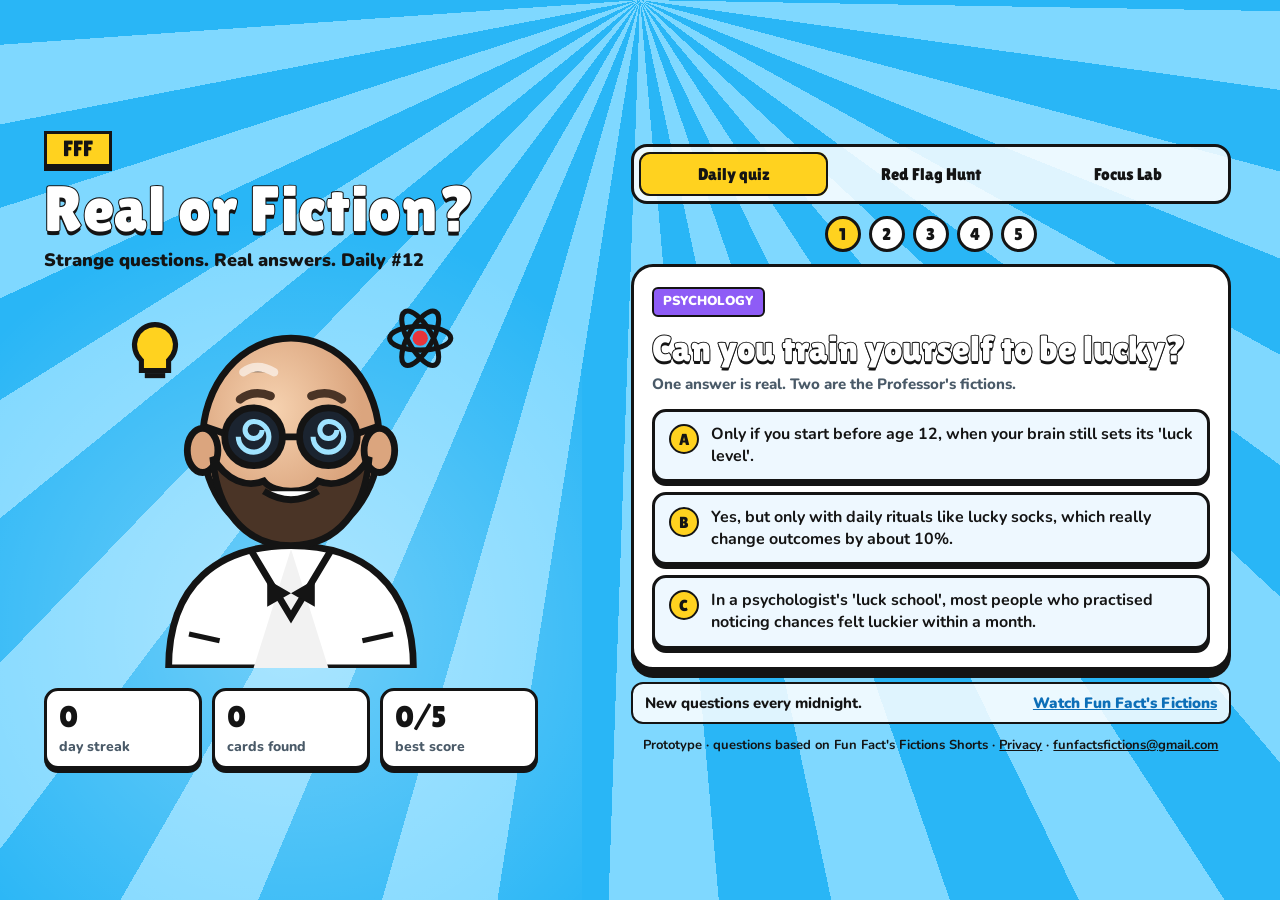
<file: index.html>
<!DOCTYPE html>
<html lang="en">
<head>
<meta charset="utf-8">
<meta name="viewport" content="width=device-width, initial-scale=1, viewport-fit=cover">
<title>Real or Fiction</title>
<meta name="description" content="Strange questions. Real answers. Find the real answer among the Professor's fictions. From Fun Fact's Fictions.">
<meta property="og:title" content="Real or Fiction? by Fun Fact's Fictions">
<meta property="og:description" content="5 strange questions a day. One real answer, two fictions. Can you beat the Professor?">
<link rel="stylesheet" href="fonts/fonts.css">
<style>
/* VOICE occasion: a bright, cheeky science-show game, quick and loud like the channel's thumbnails
   IDEA a Fun Fact's Fictions Short thumbnail you can play: outlined headline, cartoon host, colour pill label, rubber-stamp verdict
   PICTURE the Professor on a sky-blue sunburst with the yellow FFF ribbon; the question card is the game
   COLOUR one fixed daytime palette: sky blue sunburst, ribbon yellow, white cards, ink black, fact green, fiction red
   TYPE Lilita One for headlines with black outline, Nunito for reading
   LAYOUT laptop: Professor panel with stats left, card right; phone: slim sunburst band with ribbon and Professor, then the card */
:root{color-scheme:light;--sky:#29b6f6;--sky2:#7fd8ff;--deep:#0d6fb8;--yel:#ffd21f;--yel2:#f2a900;--ink:#141414;--card:#fff;--fact:#22b14c;--fic:#e8343a;--soft:#eef8ff;--muted:#4a5a68}
*{box-sizing:border-box;min-width:0}
html,body{height:100%}
body{margin:0;background:var(--deep);color:var(--ink);font:16px/1.5 Nunito,system-ui,sans-serif;overflow-x:clip;-webkit-tap-highlight-color:transparent}
button{font:inherit;cursor:pointer}
button:focus-visible,a:focus-visible{outline:3px solid var(--yel);outline-offset:3px}
.app{min-height:100%;display:grid;grid-template-columns:minmax(0,1fr);background:repeating-conic-gradient(from 0deg at 50% 0%,var(--sky) 0 7deg,var(--sky2) 7deg 14deg);background-attachment:fixed}
.side{position:relative;padding:max(12px,env(safe-area-inset-top,0px)) max(16px,env(safe-area-inset-right,0px)) 0 max(16px,env(safe-area-inset-left,0px));display:grid;grid-template-columns:minmax(0,1fr) auto;align-items:end;gap:8px}
.ribbon{display:inline-block;position:relative;background:var(--yel);border:3px solid var(--ink);padding:2px 16px;font:400 22px/1.2 "Lilita One","Arial Black",Impact,sans-serif;box-shadow:0 4px 0 var(--ink)}
.ribbon::before,.ribbon::after{content:"";position:absolute;top:8px;width:14px;height:100%;background:var(--yel2);border:3px solid var(--ink);z-index:-1}
.ribbon::before{left:-12px}.ribbon::after{right:-12px}
h1{margin:10px 0 2px;font:400 clamp(32px,8vw,56px)/1 "Lilita One","Arial Black",Impact,sans-serif;color:#fff;-webkit-text-stroke:2px var(--ink);paint-order:stroke fill;text-shadow:0 4px 0 var(--ink);letter-spacing:.01em}
.tagline{font-weight:900;color:var(--ink);font-size:15px;margin:6px 0 0}
.prof{width:clamp(110px,30vw,170px);align-self:end}
.prof svg{display:block;width:100%;height:auto}
.pills{display:flex;gap:6px;flex-wrap:wrap;margin-top:8px}
.pill{background:#fff;border:2px solid var(--ink);border-radius:999px;padding:2px 10px;font-weight:900;font-size:14px;white-space:nowrap}
.stats{display:none}
main{padding:0 max(16px,env(safe-area-inset-left,0px)) max(24px,env(safe-area-inset-bottom,0px));display:flex;flex-direction:column;align-items:center;gap:12px}
.welcome{width:min(100%,600px);background:#fff;border:3px solid var(--ink);border-radius:14px;padding:8px 12px;font-weight:800;font-size:15px;display:none}
.welcome.on{display:block}
.dots{display:flex;gap:8px;justify-content:center}
.dot{width:36px;height:36px;border-radius:50%;border:3px solid var(--ink);background:#fff;display:grid;place-items:center;font:400 17px "Lilita One","Arial Black",Impact,sans-serif}
.dot.now{background:var(--yel)}
.dot.ok{background:var(--fact);color:#fff}
.dot.bad{background:var(--fic);color:#fff}
.card{width:min(100%,600px);background:var(--card);border:3px solid var(--ink);border-radius:22px;box-shadow:0 8px 0 var(--ink);padding:20px 18px 18px;position:relative}
.label{display:inline-block;font-weight:900;font-size:13px;text-transform:uppercase;letter-spacing:.02em;color:#fff;border-radius:6px;padding:3px 9px;border:2px solid var(--ink)}
.l-body{background:#ff6b6b}.l-animals{background:#22b14c}.l-mind{background:#8e5cf6}.l-history{background:#f28c28}.l-science{background:#1e88e5}
.q{font:400 clamp(26px,6.4vw,36px)/1.1 "Lilita One","Arial Black",Impact,sans-serif;margin:12px 0 4px;color:#fff;-webkit-text-stroke:2px var(--ink);paint-order:stroke fill;text-shadow:0 3px 0 var(--ink);text-wrap:balance}
.hint{margin:0 0 14px;font-weight:800;color:var(--muted);font-size:15px}
.opts{display:grid;gap:10px}
.opt{position:relative;display:grid;grid-template-columns:auto minmax(0,1fr);gap:12px;align-items:start;text-align:left;min-height:56px;border:3px solid var(--ink);border-radius:14px;background:var(--soft);color:var(--ink);font-weight:700;font-size:16px;line-height:1.35;padding:12px 14px;transition:transform .12s,box-shadow .12s;box-shadow:0 4px 0 var(--ink)}
.opt:hover:not(:disabled){transform:translateY(-2px);box-shadow:0 6px 0 var(--ink)}
.opt:active:not(:disabled){transform:translateY(3px);box-shadow:0 1px 0 var(--ink)}
.opt:disabled{cursor:default}
.opt .k{width:30px;height:30px;border-radius:50%;background:var(--yel);border:2px solid var(--ink);display:grid;place-items:center;font:400 16px "Lilita One","Arial Black",Impact,sans-serif}
.opt.real{background:#dff6e6}
.opt.fake{background:#fde6e6;opacity:.85}
.opt.picked{outline:4px solid var(--ink);outline-offset:2px}
.stamp{position:absolute;right:10px;top:50%;transform:translateY(-50%) rotate(-12deg);font:400 20px/1 "Lilita One","Arial Black",Impact,sans-serif;padding:4px 10px;border:3px solid currentColor;border-radius:8px;background:#ffffffd9;animation:stamp .3s cubic-bezier(.2,1.6,.4,1)}
.real .stamp{color:var(--fact)}.fake .stamp{color:var(--fic)}
@keyframes stamp{from{transform:translateY(-50%) rotate(-12deg) scale(2.2);opacity:0}to{transform:translateY(-50%) rotate(-12deg) scale(1);opacity:1}}
.opt.real,.opt.fake{padding-right:110px}
.answer{display:none;margin-top:16px;background:var(--yel);border:3px solid var(--ink);border-radius:16px;padding:12px 14px}
.answer.on{display:block;animation:up .3s ease-out}
@keyframes up{from{opacity:0;transform:translateY(8px)}to{opacity:1;transform:none}}
.answer h3{margin:0 0 4px;font:400 22px "Lilita One","Arial Black",Impact,sans-serif;display:flex;justify-content:space-between;gap:10px;flex-wrap:wrap}
.answer h3 small{font:900 14px Nunito,sans-serif;white-space:nowrap}
.answer p{margin:0 0 6px;font-size:16px;font-weight:700}
.src{font-size:13px;font-weight:800;color:#5a4500}
.btn{display:block;width:100%;min-height:52px;margin-top:14px;border:3px solid var(--ink);border-radius:14px;background:var(--ink);color:#fff;font:400 20px "Lilita One","Arial Black",Impact,sans-serif;box-shadow:0 4px 0 #000;letter-spacing:.02em}
.btn.yel{background:var(--yel);color:var(--ink)}
.btn.white{background:#fff;color:var(--ink)}
.row{display:grid;grid-template-columns:repeat(2,minmax(0,1fr));gap:10px}
.row .btn{margin-top:10px}
.score{text-align:center}
.big{font:400 clamp(60px,18vw,96px)/1 "Lilita One","Arial Black",Impact,sans-serif;color:var(--yel);-webkit-text-stroke:3px var(--ink);paint-order:stroke fill;text-shadow:0 5px 0 var(--ink);margin:8px 0 2px}
.verdict{font:400 26px/1.1 "Lilita One","Arial Black",Impact,sans-serif;margin:6px 0}
.small{font-size:14px;font-weight:700;color:var(--muted);margin:4px 0}
.toast{min-height:20px;font-weight:900;font-size:14px;color:var(--fact);margin-top:8px}
.nb{margin-top:18px;text-align:left}
.nb h3{font:400 22px "Lilita One","Arial Black",Impact,sans-serif;margin:0 0 2px}
.nbgrid{display:grid;grid-template-columns:repeat(auto-fill,minmax(92px,1fr));gap:8px;margin-top:10px}
.nc{aspect-ratio:4/5;border:2px solid var(--ink);border-radius:10px;padding:6px;display:flex;flex-direction:column;justify-content:space-between;font-weight:800;font-size:12px;line-height:1.2;background:var(--soft)}
.nc.lock{background:repeating-linear-gradient(45deg,#e7eef4 0 8px,#dbe5ee 8px 16px);color:#7a8a98;align-items:center;justify-content:center;font:400 30px "Lilita One","Arial Black",Impact,sans-serif}
.nc .label{font-size:10px;padding:1px 5px;align-self:flex-start}
.modes{width:min(100%,600px);display:grid;grid-template-columns:repeat(2,minmax(0,1fr));gap:8px;background:#ffffffd9;border:3px solid var(--ink);border-radius:16px;padding:5px}
.mode{min-height:44px;border:0;border-radius:11px;background:transparent;font:400 17px "Lilita One","Arial Black",Impact,sans-serif;color:var(--ink)}
.mode[aria-pressed=true]{background:var(--yel);box-shadow:inset 0 0 0 2px var(--ink)}
.rfbar{display:flex;justify-content:space-between;align-items:center;gap:10px;flex-wrap:wrap;font-weight:900}
.hearts{font-size:20px;letter-spacing:2px;color:var(--fic)}
.rfscore{font:400 22px "Lilita One","Arial Black",Impact,sans-serif}
.claim{margin:14px 0 6px;font-size:clamp(20px,5vw,24px);line-height:1.6;font-weight:800}
.chunk{display:inline;font:inherit;line-height:inherit;color:var(--ink);background:var(--soft);border:2px solid #b9c7d3;border-radius:8px;padding:2px 6px;margin:0 2px;box-decoration-break:clone;-webkit-box-decoration-break:clone}
.chunk:hover:not(:disabled){border-color:var(--ink)}
.chunk.hit{background:var(--fic);border-color:var(--ink);color:#fff}
.chunk.miss{background:#e7ecf0;border-color:#e7ecf0;color:#6b7a88;text-decoration:line-through}
.chunk.reveal{border:2px dashed var(--fic)}
.chunk:disabled{cursor:default}
.found{display:flex;flex-wrap:wrap;gap:6px;margin-top:10px;min-height:28px}
.flag{display:inline-flex;align-items:center;gap:6px;background:#fff;border:2px solid var(--ink);border-radius:999px;padding:2px 10px 2px 6px;font-weight:900;font-size:13px}
.flag i{width:14px;height:14px;background:var(--fic);clip-path:polygon(0 0,100% 25%,0 50%);display:inline-block;border-left:2px solid var(--ink)}
.lesson{margin-top:12px;background:var(--yel);border:3px solid var(--ink);border-radius:14px;padding:10px 14px;display:none}
.lesson.on{display:block;animation:up .3s ease-out}
.lesson b{font-family:"Lilita One","Arial Black",Impact,sans-serif;font-weight:400;font-size:18px}
.lesson ul{margin:6px 0 0;padding-left:18px}
.legend{display:grid;grid-template-columns:repeat(auto-fit,minmax(min(100%,240px),1fr));gap:8px;margin-top:12px;text-align:left}
.legend div{background:var(--soft);border:2px solid var(--ink);border-radius:12px;padding:8px 10px;font-size:14px}
.legend b{display:block}
.modes{grid-template-columns:repeat(3,minmax(0,1fr))}
.mode{font-size:clamp(14px,3.8vw,17px);padding:0 4px;line-height:1.1}
.fmenu{display:grid;gap:10px;margin-top:12px}
.fpick{display:grid;grid-template-columns:auto minmax(0,1fr) auto;gap:12px;align-items:center;text-align:left;border:3px solid var(--ink);border-radius:14px;background:var(--soft);padding:12px 14px;box-shadow:0 4px 0 var(--ink);color:var(--ink)}
.fpick:hover{transform:translateY(-2px)}
.fpick b{display:block;font:400 20px "Lilita One","Arial Black",Impact,sans-serif;font-weight:400}
.fpick span{font-size:14px;font-weight:700;color:var(--muted)}
.fpick em{font-style:normal;font-weight:900;font-size:13px;white-space:nowrap;background:#fff;border:2px solid var(--ink);border-radius:999px;padding:2px 8px}
.ficon{width:46px;height:46px;border-radius:12px;border:2px solid var(--ink);display:grid;place-items:center;font:400 22px "Lilita One","Arial Black",Impact,sans-serif}
.note{font-size:13px;font-weight:700;color:var(--muted);margin:12px 0 0}
.stroop{display:grid;place-items:center;min-height:150px;margin:12px 0;border:3px solid var(--ink);border-radius:16px;background:#fff}
.sword{font:400 clamp(44px,13vw,72px)/1 "Lilita One","Arial Black",Impact,sans-serif;letter-spacing:.02em}
.sbtns{display:grid;grid-template-columns:repeat(2,minmax(0,1fr));gap:10px}
.sbtn{min-height:58px;border:3px solid var(--ink);border-radius:14px;color:#fff;font:400 20px "Lilita One","Arial Black",Impact,sans-serif;box-shadow:0 4px 0 var(--ink);-webkit-text-stroke:1px var(--ink);paint-order:stroke fill}
.sbtn:active{transform:translateY(3px);box-shadow:0 1px 0 var(--ink)}
.fbar{display:flex;justify-content:space-between;align-items:center;gap:10px;flex-wrap:wrap;font-weight:900}
.fbar .t{font:400 22px "Lilita One","Arial Black",Impact,sans-serif;font-variant-numeric:tabular-nums}
.flash{animation:shake .25s}
@keyframes shake{25%{transform:translateX(-6px)}75%{transform:translateX(6px)}}
.grid25{display:grid;grid-template-columns:repeat(5,minmax(0,1fr));gap:6px;margin-top:12px}
.cell{aspect-ratio:1;border:3px solid var(--ink);border-radius:10px;background:#fff;font:400 clamp(20px,6vw,28px) "Lilita One","Arial Black",Impact,sans-serif;color:var(--ink);padding:0}
.cell.done{background:var(--fact);color:#fff;border-color:var(--fact)}
.cell.bad{background:var(--fic);color:#fff}
.arena{position:relative;margin-top:12px;border:3px solid var(--ink);border-radius:16px;overflow:hidden;background:#8fa1b0;height:300px}
.arena canvas{position:absolute;inset:0;width:100%;height:100%}
.counter{display:flex;align-items:center;justify-content:center;gap:16px;margin:12px 0}
.counter button{width:52px;height:52px;border:3px solid var(--ink);border-radius:50%;background:var(--yel);font:400 28px "Lilita One","Arial Black",Impact,sans-serif;box-shadow:0 3px 0 var(--ink)}
.counter output{font:400 48px "Lilita One","Arial Black",Impact,sans-serif;min-width:2ch;text-align:center}
.choices{display:grid;gap:8px;margin-top:10px}
.cta{width:min(100%,600px);display:flex;gap:10px;justify-content:space-between;align-items:center;flex-wrap:wrap;font-weight:800;color:var(--ink);background:#ffffffd9;border:2px solid var(--ink);border-radius:12px;padding:8px 12px;font-size:15px}
.cta a{color:var(--deep);font-weight:900}
footer{font-size:13px;font-weight:700;color:var(--ink);text-align:center}
footer a{color:var(--ink)}
@media(min-width:900px){
.app{grid-template-columns:minmax(0,5fr) minmax(0,6fr);height:100%}
.side{display:flex;flex-direction:column;justify-content:center;align-items:flex-start;padding:40px 44px;height:100%;background:radial-gradient(circle at 50% 70%,#ffffff55,transparent 60%)}
h1{font-size:64px}
.tagline{font-size:18px}
.prof{width:min(78%,340px);align-self:center;margin:12px 0}
.pills{display:none}
.stats{display:grid;grid-template-columns:repeat(3,minmax(0,1fr));gap:10px;width:100%}
.stat{background:#fff;border:3px solid var(--ink);border-radius:14px;padding:8px 12px;box-shadow:0 4px 0 var(--ink)}
.stat b{display:block;font:400 30px "Lilita One","Arial Black",Impact,sans-serif}
.stat span{font-size:14px;font-weight:800;color:var(--muted)}
main{justify-content:center;overflow-y:auto;padding:36px 32px}
}
@media(max-width:420px){.opt.real,.opt.fake{padding-right:14px;padding-bottom:40px}.stamp{top:auto;bottom:6px;transform:rotate(-8deg);font-size:16px}@keyframes stamp{from{transform:rotate(-8deg) scale(2);opacity:0}to{transform:rotate(-8deg) scale(1);opacity:1}}}
@media(prefers-reduced-motion:reduce){*{animation:none!important;transition:none!important}}
</style>
</head>
<body>
<div class="app">
  <aside class="side">
    <div>
      <span class="ribbon">FFF</span>
      <h1>Real or Fiction?</h1>
      <p class="tagline">Strange questions. Real answers. <span id="dayLabel"></span></p>
      <div class="pills"><span class="pill">Streak <span id="pStreak">0</span></span><span class="pill">Cards <span id="pCards">0</span>/<span id="pTotal">0</span></span></div>
    </div>
    <div class="prof" aria-hidden="true">
      <svg viewBox="0 0 200 220">
        <defs>
          <radialGradient id="sh" cx=".4" cy=".35"><stop offset="0" stop-color="#f6d2b0"/><stop offset="1" stop-color="#dba57e"/></radialGradient>
          <g id="lens"><circle r="17" fill="#1b2430" stroke="#141414" stroke-width="4"/><path d="M0 0m-9 0a9 9 0 1 0 9-9a5 5 0 1 0 5 5" stroke="#9fe3ff" stroke-width="3" fill="none"/></g>
        </defs>
        <path d="M28 220c0-50 30-72 72-72s72 22 72 72z" fill="#fff" stroke="#141414" stroke-width="4"/>
        <path d="M100 150l-22 70h44z" fill="#f2f2f2"/>
        <path d="M76 150l24 40 24-40" fill="none" stroke="#141414" stroke-width="4"/>
        <path d="M86 168l14 8 14-8v16l-14-8-14 8z" fill="#141414"/>
        <path d="M40 200l18 4M160 200l-18 4" stroke="#141414" stroke-width="3"/>
        <ellipse cx="100" cy="86" rx="52" ry="60" fill="url(#sh)" stroke="#141414" stroke-width="4"/>
        <ellipse cx="48" cy="92" rx="9" ry="13" fill="#dba57e" stroke="#141414" stroke-width="4"/>
        <ellipse cx="152" cy="92" rx="9" ry="13" fill="#dba57e" stroke="#141414" stroke-width="4"/>
        <path d="M54 96c2 30 18 52 46 52s44-22 46-52c-8 14-20 18-30 14-6 8-26 8-32 0-10 4-22 0-30-14z" fill="#4a3426" stroke="#141414" stroke-width="4"/>
        <path d="M84 116q16 10 32 0" stroke="#141414" stroke-width="4" fill="#fff"/>
        <path d="M72 46q8-6 18 0" stroke="#fff" stroke-width="5" stroke-linecap="round" opacity=".6"/>
        <use href="#lens" x="78" y="84"/><use href="#lens" x="122" y="84"/>
        <path d="M95 84h10M61 82l-12-4M139 82l12-4" stroke="#141414" stroke-width="4"/>
        <path d="M70 62q8-6 18-2M112 60q10-4 18 2" stroke="#4a3426" stroke-width="5" stroke-linecap="round" fill="none"/>
        <g transform="translate(176 26)"><ellipse rx="18" ry="7" fill="none" stroke="#141414" stroke-width="3"/><ellipse rx="18" ry="7" fill="none" stroke="#141414" stroke-width="3" transform="rotate(60)"/><ellipse rx="18" ry="7" fill="none" stroke="#141414" stroke-width="3" transform="rotate(-60)"/><circle r="4.5" fill="#e8343a"/></g>
        <g transform="translate(20 34)"><path d="M0-16a12 12 0 0 1 8 21v6h-16v-6a12 12 0 0 1 8-21z" fill="#ffd21f" stroke="#141414" stroke-width="3"/><path d="M-6 14h12" stroke="#141414" stroke-width="3"/></g>
      </svg>
    </div>
    <div class="stats">
      <div class="stat"><b id="sStreak">0</b><span>day streak</span></div>
      <div class="stat"><b id="sCards">0</b><span>cards found</span></div>
      <div class="stat"><b id="sBest">0/5</b><span>best score</span></div>
    </div>
  </aside>
  <main>
    <div class="welcome" id="welcome"></div>
    <div class="modes" role="group" aria-label="Game mode"><button class="mode" id="mDaily" aria-pressed="true">Daily quiz</button><button class="mode" id="mFlag" aria-pressed="false">Red Flag Hunt</button><button class="mode" id="mFocus" aria-pressed="false">Focus Lab</button></div>
    <div class="dots" id="dots" aria-label="Rounds"></div>
    <section class="card" id="card" aria-live="polite"></section>
    <div class="cta"><span>New questions every midnight.</span><a href="https://www.youtube.com/@FunFactsFictions/shorts" target="_blank" rel="noopener">Watch Fun Fact's Fictions</a></div>
    <footer>Prototype · questions based on Fun Fact's Fictions Shorts · <a href="privacy.html">Privacy</a> · <a href="mailto:funfactsfictions@gmail.com">funfactsfictions@gmail.com</a></footer>
  </main>
</div>
<script>
{
const SHARE_URL=(location.protocol.startsWith("http")&&!/claude\.ai|claudeusercontent/.test(location.hostname))?location.origin+location.pathname:"https://www.youtube.com/@FunFactsFictions";
/* ---- Látogatásmérés (GoatCounter, ingyenes). Írd be a saját kódodat az idézőjelek közé, pl. "fffgames" ---- */
const GOATCOUNTER_CODE="funfactsfictions";
const onPages=!/claude\.ai|claudeusercontent/.test(location.hostname)&&location.protocol.startsWith("http");
if(GOATCOUNTER_CODE&&onPages){window.goatcounter={no_onload:false};const gs=document.createElement("script");gs.async=true;gs.dataset.goatcounter=`https://${GOATCOUNTER_CODE}.goatcounter.com/count`;gs.src="https://gc.zgo.at/count.js";document.head.appendChild(gs)}
function track(name){try{if(window.goatcounter&&window.goatcounter.count)window.goatcounter.count({path:name,title:name,event:true})}catch(e){}}
function trackLater(name){if(!GOATCOUNTER_CODE||!onPages)return;let n=0;const t=setInterval(()=>{n++;if(window.goatcounter&&window.goatcounter.count){track(name);clearInterval(t)}else if(n>20)clearInterval(t)},500)}

const CATS={body:"Your body",animals:"Animals",mind:"Psychology",history:"True story",science:"Science"};
const BANK=[
 {id:"eiffel",c:"history",q:"How did one man sell the Eiffel Tower twice?",real:"A con man posed as a government official, told scrap dealers the tower would be torn down, and took their money.",fake:["Paris put it up for auction twice by mistake in the 1890s, and the same buyer won both times.","A souvenir maker sold paper 'ownership shares' of the tower to tourists, and two buyers took him to court."],ans:"In 1925 Victor Lustig convinced a scrap dealer the city was scrapping the tower and sold it to him. The victim was too embarrassed to go to the police, so Lustig came back and tried it again.",tag:"True story · 1925"},
 {id:"gum",c:"body",q:"What really happens to swallowed chewing gum?",real:"Your body can't digest the gum base, so it simply passes through in a few days.",fake:["It sticks to your stomach wall and stays there for about seven years.","Stomach acid slowly turns it into sugar, so it takes about a month to dissolve."],ans:"The seven-year story is a myth. Gum isn't digested, but it moves through and out with everything else, usually within days.",tag:"Myth or fact?"},
 {id:"luckschool",c:"mind",q:"Can you train yourself to be lucky?",real:"In a psychologist's 'luck school', most people who practised noticing chances felt luckier within a month.",fake:["Only if you start before age 12, when your brain still sets its 'luck level'.","Yes, but only with daily rituals like lucky socks, which really change outcomes by about 10%."],ans:"Psychologist Richard Wiseman found that 'lucky' people are more relaxed and spot opportunities others miss. When unlucky volunteers practised those habits, most reported feeling luckier.",tag:"A 'luck school' tried it"},
 {id:"bee",c:"animals",q:"Why can't a honeybee sting you twice?",real:"Its barbed stinger hooks into your skin and tears out of the bee's body when it flies away.",fake:["A bee only carries enough venom for one sting and needs a full year to refill.","The first sting releases a smell that makes the bee too dizzy to aim again."],ans:"A worker honeybee's stinger has barbs that lock into thick mammal skin. Pulling away rips it from the bee, which dies. Against other insects it can sting more than once.",tag:"It's worse for the bee"},
 {id:"noses",c:"body",q:"Cross two fingers and rub your nose. Why does it feel like two noses?",real:"The outer sides of those fingers never touch one object at once, so your brain decides there must be two.",fake:["Crossing fingers squeezes a nerve that doubles every signal from your fingertips.","Your nose has two separate halves of skin, and crossed fingers finally feel both."],ans:"It's called Aristotle's illusion. Your brain assumes the fingers are in their normal position, so two touches on their outer edges must be two different objects.",tag:"Cross your fingers & try it"},
 {id:"pencap",c:"science",q:"Why is there a hole in your pen cap?",real:"So air can still pass through if someone accidentally swallows or inhales the cap.",fake:["To save plastic. Millions of tiny holes add up to tonnes of plastic a year.","To stop the ink drying out by letting the pen 'breathe'."],ans:"The hole is a safety feature. If a child inhales a cap, a little air can still get through while help arrives.",tag:"It's not to save plastic"},
 {id:"cold",c:"science",q:"Why is she always cold in the office while he's sweating?",real:"Office temperature standards were based on an average man's metabolism, which runs warmer.",fake:["Women have twice as many cold sensors in their skin as men.","Office air conditioners blow harder at desk height, where women usually sit."],ans:"A 2015 study found the formula used to set office temperatures was based on a 1960s average man. Women typically have a slower metabolism and are comfortable a few degrees warmer.",tag:"Scientists measured it"},
 {id:"tilly",c:"history",q:"How did a 10-year-old save about 100 people from a tsunami?",real:"She remembered a geography lesson about how the sea pulls back before a tsunami, and raised the alarm.",fake:["She heard the warning on a radio she'd built for a school science fair.","Her dog refused to go to the beach, and she followed it uphill with everyone else."],ans:"In 2004 Tilly Smith was on a beach in Thailand when the sea suddenly drew back. She had just learned what that meant at school, warned her parents, and the beach was cleared in time.",tag:"True story · 2004"},
 {id:"yawn",c:"mind",q:"Why is yawning contagious?",real:"It seems tied to social connection: you catch yawns most easily from people you're close to.",fake:["Yawning releases a gas that triggers yawns in anyone within about two metres.","Your brain copies yawns to keep the group's oxygen levels in sync."],ans:"Researchers found people catch yawns most from family, then friends, then strangers. Even dogs can catch their owners' yawns.",tag:"Try not to yawn"},
 {id:"newspaper",c:"mind",q:"A psychologist gave 'lucky' and 'unlucky' people a newspaper. What did the lucky ones spot?",real:"A huge message on page two saying 'Stop counting: there are 43 photos in this newspaper'.",fake:["A real lottery ticket taped inside, which only one in ten people found.","A typo in the headline that changed the whole story's meaning."],ans:"The task was to count the photos. Unlucky people kept counting for minutes, while lucky people more often noticed the giant message and stopped in seconds.",tag:"A psychologist tested it"},
 {id:"ring",c:"body",q:"Fold your middle finger down. Why can't you lift your ring finger?",real:"Ring and middle finger share tendon connections, so the ring finger can't move fully on its own.",fake:["The ring finger has no muscle of its own and is moved by the pinky.","It's an old reflex that stops you dropping things you're holding."],ans:"Tendons for the middle and ring fingers are linked by bands of tissue. With the middle finger pinned down, the ring finger is held back too.",tag:"Try it!"},
 {id:"hangry",c:"body",q:"Why does hunger make you so angry?",real:"When blood sugar drops, your body releases stress hormones and self-control gets harder.",fake:["An empty stomach presses on a nerve linked to the brain's anger centre.","Hunger makes your ears more sensitive, so every noise feels annoying."],ans:"Low blood sugar triggers hormones like cortisol and adrenaline, the same ones behind stress. Add a tired brain and small things feel big.",tag:"Hangry is real"},
 {id:"knuckles",c:"body",q:"Does cracking your knuckles cause arthritis?",real:"No. A doctor cracked only one hand for 60 years and neither hand got arthritis.",fake:["Yes, after about 10 years of cracking, the joint lining wears through.","Only if you crack them in cold weather, when the joint fluid is thicker."],ans:"Dr Donald Unger cracked the knuckles of his left hand, never his right, for about 60 years. Neither hand developed arthritis, and he won an Ig Nobel Prize for it.",tag:"He tested it for 60 years"},
 {id:"crows",c:"animals",q:"How do we know crows never forget a face?",real:"Researchers in masks trapped a few crows, and crows scolded that mask for years afterwards.",fake:["Crows were trained to pick celebrities from photos and still knew them 20 years later.","Crows leave scratch marks on the cars of people they dislike."],ans:"Scientists at the University of Washington wore a caveman mask while trapping crows. For years, crows mobbed anyone in that mask, even birds that had never been caught.",tag:"They never forget"},
 {id:"late",c:"mind",q:"Why is your friend always late?",real:"Many chronically late people honestly underestimate how long things take.",fake:["Their body clock runs about 10 minutes slower than everyone else's.","Being late is a way to look important, and most late people do it on purpose."],ans:"Psychologists call it the planning fallacy. Late people often believe a 30-minute task will take 15, and they make that mistake every time.",tag:"It's not (always) rude"},
 {id:"lizard",c:"science",q:"What surprising thing led to today's weight-loss shots?",real:"Spit from a venomous lizard, the Gila monster.",fake:["A chemical found in the tears of sea turtles.","A mould that grew by accident on old bread in a lab."],ans:"A hormone found in Gila monster saliva led to the first drug of the GLP-1 family. Today's weight-loss shots grew out of that research.",tag:"Lizard spit!"},
 {id:"onion",c:"science",q:"Why does cutting an onion make you cry?",real:"Cutting it releases a gas that irritates your eyes, so they make tears to wash it away.",fake:["Onions contain tiny sharp crystals that fly into your eyes when cut.","The smell triggers the same brain area as sad memories."],ans:"Broken onion cells mix chemicals that form an irritating gas. When it reaches your eyes, they flood with tears to rinse it off.",tag:"Science of tears"},
 {id:"tickle",c:"body",q:"Why can't you tickle yourself?",real:"Your brain predicts the touch from your own movement and turns the feeling down.",fake:["Your own skin has a slightly different temperature, so it doesn't count as a touch.","Tickling only works when you can't see the hand, and you always see your own."],ans:"The cerebellum, at the back of your brain, predicts what your own movements will feel like and dampens them. A surprise touch from someone else gets through at full strength.",tag:"Brain trick"},
 {id:"sun",c:"science",q:"Why don't we just shoot our trash into the Sun?",real:"Reaching the Sun is extremely hard: a rocket has to cancel Earth's huge orbital speed first.",fake:["The Sun's magnetic field would bounce the trash back towards Earth.","It's banned by an international treaty that protects the Sun."],ans:"Earth flies around the Sun at about 30 km per second. Falling into the Sun means cancelling almost all of that, which takes more energy than leaving the solar system. Each launch would cost a fortune and could blow up.",tag:"Rocket science"}
];
const store={get(){try{return JSON.parse(localStorage.getItem("fff_rof")||"{}")}catch(e){return{}}},set(v){try{localStorage.setItem("fff_rof",JSON.stringify(v))}catch(e){}}};
const EPOCH=Date.UTC(2026,10,24),now=new Date();
const dayNo=Math.floor((Date.UTC(now.getFullYear(),now.getMonth(),now.getDate())-EPOCH)/864e5)+1;
function rng(seed){let s=(Math.abs(seed)%2147483646)+1;return()=>(s=s*16807%2147483647)/2147483647}
function shuf(a,seed){const r=rng(seed),b=a.slice();for(let i=b.length-1;i>0;i--){const j=Math.floor(r()*(i+1));[b[i],b[j]]=[b[j],b[i]]}return b}
const ORDER=shuf(BANK,4242);
function round(list,seed){return list.map((q,i)=>{const opts=shuf([{t:q.real,r:true},{t:q.fake[0],r:false},{t:q.fake[1],r:false}],seed*7+i);return{...q,opts}})}
const daily=()=>round([0,1,2,3,4].map(i=>ORDER[((dayNo-1)*5+i)%ORDER.length]),dayNo);
const extra=()=>{const s=Date.now()%100000;return round(shuf(BANK,s).slice(0,5),s)};
let S=Object.assign({streak:0,last:0,best:0,cards:[],done:null},store.get());
let G=null;
const $=id=>document.getElementById(id);
const esc=s=>String(s).replace(/[&<>"']/g,c=>({"&":"&amp;","<":"&lt;",">":"&gt;",'"':"&quot;","'":"&#39;"}[c]));
function liveStreak(){return(S.last===dayNo||S.last===dayNo-1)?S.streak:0}
function hud(){
 const st=liveStreak();
 $("pStreak").textContent=st;$("sStreak").textContent=st;
 $("pCards").textContent=S.cards.length;$("sCards").textContent=S.cards.length;$("pTotal").textContent=BANK.length;
 $("sBest").textContent=S.best+"/5";
 $("dayLabel").textContent=G&&G.mode==="extra"?"Bonus round":"Daily #"+dayNo;
}
function dots(){$("dots").innerHTML=G.qs.map((q,i)=>{const r=G.res[i];return`<span class="dot ${r===true?"ok":r===false?"bad":i===G.i?"now":""}">${i+1}</span>`}).join("")}
function start(mode){trackLater(mode==="extra"?"rof-bonus-start":"rof-daily-start");G={mode,qs:mode==="extra"?extra():daily(),i:0,res:[]};hud();ask()}
function ask(){
 const q=G.qs[G.i];dots();
 $("card").innerHTML=`<span class="label l-${q.c}">${CATS[q.c]}</span>
 <h2 class="q">${esc(q.q)}</h2>
 <p class="hint">One answer is real. Two are the Professor's fictions.</p>
 <div class="opts">${q.opts.map((o,i)=>`<button class="opt" id="opt${i}" data-i="${i}"><span class="k">${"ABC"[i]}</span><span>${esc(o.t)}</span></button>`).join("")}</div>
 <div class="answer" id="answer"></div>`;
 $("card").querySelectorAll(".opt").forEach(b=>b.addEventListener("click",()=>pick(+b.dataset.i)));
 if(G.i>0)$("opt0").focus({preventScroll:true});
}
function pick(i){
 const q=G.qs[G.i],ok=q.opts[i].r;G.res[G.i]=ok;
 if(ok&&!S.cards.includes(q.id)){S.cards.push(q.id);store.set(S)}
 $("card").querySelectorAll(".opt").forEach((b,k)=>{b.disabled=true;const r=q.opts[k].r;b.classList.add(r?"real":"fake");if(k===i)b.classList.add("picked");b.insertAdjacentHTML("beforeend",`<span class="stamp">${r?"FACT":"FICTION"}</span>`)});
 const last=G.i===4,a=$("answer");
 a.innerHTML=`<h3>${ok?"You found it!":"The Professor fooled you"}<small>${ok?"+1 card":"Card stays locked"}</small></h3>
 <p>${esc(q.ans)}</p><div class="src">${esc(q.tag)}</div>
 <button class="btn" id="next">${last?"See my score":"Next question"}</button>`;
 a.classList.add("on");dots();hud();
 $("next").addEventListener("click",()=>{if(last)finish();else{G.i++;ask()}});
 $("next").focus({preventScroll:true});
}
function finish(){
 const c=G.res.filter(Boolean).length;
 if(G.mode==="daily"){S.streak=S.last===dayNo-1?S.streak+1:(S.last===dayNo?S.streak:1);S.last=dayNo;S.done={day:dayNo,res:G.res}}
 S.best=Math.max(S.best,c);store.set(S);trackLater("rof-finish-"+c+"of5");hud();results(G.res,G.mode);
}
function results(res,mode){
 if(!G)G={mode,qs:daily(),i:5,res};G.i=5;G.res=res;dots();
 const c=res.filter(Boolean).length;
 const v=["The Professor wins today","Fooled again!","Not bad, not great","You see through fictions","Almost unfoolable","You beat the Professor!"][c];
 const owned=new Set(S.cards);
 $("card").innerHTML=`<div class="score">
 <span class="label l-science">${mode==="extra"?"Bonus round":"Daily #"+dayNo}</span>
 <div class="big">${c}/5</div><div class="verdict">${v}</div>
 <p class="small">${liveStreak()}-day streak · ${S.cards.length} of ${BANK.length} fact cards found</p>
 <p class="small" id="countdown"></p>
 <div class="row"><button class="btn yel" id="share">Share score</button><button class="btn white" id="more">Bonus round</button></div>
 <button class="btn" id="goFlag">Play Red Flag Hunt</button>
 <div class="toast" id="toast"></div></div>
 <div class="nb"><h3>Professor's notebook</h3><p class="small">Find the real answer to unlock its fact card.</p>
 <div class="nbgrid">${BANK.map(q=>owned.has(q.id)?`<div class="nc"><span class="label l-${q.c}">${CATS[q.c]}</span><span>${esc(q.q)}</span></div>`:`<div class="nc lock" aria-label="Locked card">?</div>`).join("")}</div></div>`;
 $("share").addEventListener("click",share);$("more").addEventListener("click",()=>start("extra"));$("goFlag").addEventListener("click",()=>setMode("flag"));tick();
}
async function share(){trackLater("rof-share");
 const r=(S.done&&S.done.day===dayNo?S.done.res:G.res);
 const text=`Real or Fiction? #${dayNo}\n${r.map(x=>x?"✅":"❌").join("")} ${r.filter(Boolean).length}/5\nCan you beat the Professor?\n${SHARE_URL}`;
 try{if(navigator.share){await navigator.share({text});return}}catch(e){if(e&&e.name==="AbortError")return}
 try{await navigator.clipboard.writeText(text);$("toast").textContent="Copied! Paste it in the comments."}
 catch(e){$("toast").textContent="Copy this: "+text.replace(/\n/g," ")}
}
function tick(){const el=$("countdown");if(!el)return;const t=new Date(),m=new Date(t.getFullYear(),t.getMonth(),t.getDate()+1),s=Math.max(0,Math.floor((m-t)/1000)),p=n=>String(n).padStart(2,"0");el.textContent=`New questions in ${p(Math.floor(s/3600))}:${p(Math.floor(s%3600/60))}:${p(s%60)}`}
setInterval(tick,1000);
const src={"from-yt":"YouTube","from-ig":"Instagram","from-fb":"Facebook","from-tt":"TikTok"}[location.hash.slice(1)];
if(src){trackLater("rof-from-"+src.toLowerCase());$("welcome").textContent=`Welcome from ${src}! Find the real answer among the Professor's fictions.`;$("welcome").classList.add("on")}
/* ---------- Mini-game: Red Flag Hunt ---------- */
const FLAGS={
 bait:["Emotional bait","Tries to make you angry, scared or rushed so you stop thinking."],
 miracle:["Miracle promise","Huge results, tiny effort. Real effects are usually small and slow."],
 vague:["Vague source","'Scientists say', 'a study found', 'experts agree'... which ones? Where?"],
 absolute:["Absolute words","'Always', 'never', '100%', 'everyone'. Nature almost never works that way."],
 precise:["Fake precision","Oddly exact numbers make a claim feel scientific without proving anything."],
 cause:["Cause confusion","Two things happening together doesn't mean one causes the other."],
 myth:["Old myth","A 'fact' everyone repeats that was busted long ago."],
 anecdote:["One story","One person's experience is not evidence that it works for everyone."]
};
const CLAIMS=[
 {p:[["Doctors HATE this:","bait"],"one spoon of honey",["cures every cold overnight.","miracle"]]},
 {p:[["Scientists say","vague"],"coffee drinkers",["always","absolute"],"live",["exactly 11.4 years","precise"],"longer."]},
 {p:["Ice cream sales and shark attacks both rise in summer,",["so ice cream causes shark attacks.","cause"]]},
 {p:[["Everyone knows","absolute"],["you only use 10% of your brain.","myth"]]},
 {p:[["A study found","vague"],"this app makes you",["300% smarter in just 3 days.","miracle"]]},
 {p:["Goldfish",["never","absolute"],"remember anything longer than",["3 seconds,","myth"],["experts agree.","vague"]]},
 {p:[["Share this before it gets deleted!","bait"],"Bananas will go extinct",["next Tuesday at 9:41.","precise"]]},
 {p:["Kids who eat breakfast get better grades,",["so breakfast turns you into a genius.","cause"]]},
 {p:[["My uncle tried it once,","anecdote"],"so this diet",["definitely works for everyone.","absolute"]]},
 {p:["Cracking your knuckles",["100%","absolute"],"gives you arthritis,",["a viral video proves it.","vague"]]},
 {p:["Swallowed gum stays in your stomach",["for exactly 7 years.","myth"]]},
 {p:["This lucky bracelet",["guarantees you'll win","miracle"],"every game,",["my friend wore it once and won.","anecdote"]]},
 {p:["People who sleep with socks on are happier,",["so socks cure sadness.","cause"]]},
 {p:[["You won't believe this shocking secret:","bait"],"crows can recognise human faces."]},
 {p:["Bulls",["hate the colour red,","myth"],["every farmer knows that.","absolute"]]},
 {p:[["Experts confirm","vague"],"that",["99.7% of people","precise"],"yawn when they read about yawning."]}
];
let RF=null;
function setMode(m){
 stopArena();
 $("mDaily").setAttribute("aria-pressed",m==="daily");$("mFlag").setAttribute("aria-pressed",m==="flag");$("mFocus").setAttribute("aria-pressed",m==="focus");
 $("dots").style.display=m==="daily"?"":"none";
 if(m==="flag"){rfIntro();return}
 if(m==="focus"){focusMenu();return}
 if(G&&G.i<5)ask();else if(S.done&&S.done.day===dayNo)results(S.done.res,"daily");else start("daily");
}
function rfIntro(){
 const best=S.rfBest||0;
 $("card").innerHTML=`<span class="label l-mind">Mini-game</span>
 <h2 class="q">Red Flag Hunt</h2>
 <p class="hint">Fake facts leave clues. Tap every suspicious part of each claim. Wrong taps cost a heart. 8 claims, 3 hearts.</p>
 <div class="legend">${Object.values(FLAGS).map(f=>`<div><b>${esc(f[0])}</b>${esc(f[1])}</div>`).join("")}</div>
 <button class="btn yel" id="rfGo">Start hunting</button>
 <p class="small" style="text-align:center">${best?`Your best: ${best} points`:"Train your fiction detector like the Professor."}</p>`;
 $("rfGo").addEventListener("click",rfStart);
}
function rfStart(){
 trackLater("rof-redflag-start");
 const pick=shuf(CLAIMS,Date.now()%100000).slice(0,8);
 RF={claims:pick,i:0,hearts:3,score:0,combo:0,found:0,total:0,missed:0};
 rfAsk();
}
function rfAsk(){
 const c=RF.claims[RF.i];RF.left=c.p.filter(x=>Array.isArray(x)).length;RF.total+=RF.left;RF.cur=[];
 $("card").innerHTML=`<div class="rfbar"><span class="label l-mind">Claim ${RF.i+1}/8</span><span class="hearts" aria-label="${RF.hearts} hearts left">${"♥".repeat(RF.hearts)}<span style="color:#c9d3dc">${"♥".repeat(3-RF.hearts)}</span></span><span class="rfscore">${RF.score}</span></div>
 <p class="claim">${c.p.map((x,k)=>`<button class="chunk" data-k="${k}">${esc(Array.isArray(x)?x[0]:x)}</button>`).join(" ")}</p>
 <p class="hint">Tap the red flags. ${RF.left} hiding in this one.</p>
 <div class="found" id="found"></div><div class="lesson" id="lesson"></div>`;
 $("card").querySelectorAll(".chunk").forEach(b=>b.addEventListener("click",()=>rfTap(b,+b.dataset.k)));
}
function rfTap(b,k){
 const x=RF.claims[RF.i].p[k];b.disabled=true;
 if(Array.isArray(x)){
  RF.combo++;const pts=100+Math.min(RF.combo-1,5)*20;RF.score+=pts;RF.found++;RF.left--;RF.cur.push(x[1]);
  b.classList.add("hit");$("found").insertAdjacentHTML("beforeend",`<span class="flag"><i></i>${esc(FLAGS[x[1]][0])} +${pts}</span>`);
  $("card").querySelector(".rfscore").textContent=RF.score;
  if(RF.left===0)rfDone(true);
 }else{
  RF.combo=0;RF.hearts--;b.classList.add("miss");
  $("card").querySelector(".hearts").innerHTML=`${"♥".repeat(RF.hearts)}<span style="color:#c9d3dc">${"♥".repeat(3-RF.hearts)}</span>`;
  if(RF.hearts<=0)rfDone(false);
 }
}
function rfDone(clean){
 const c=RF.claims[RF.i];
 $("card").querySelectorAll(".chunk").forEach((b,k)=>{b.disabled=true;const x=c.p[k];if(Array.isArray(x)&&!b.classList.contains("hit")){b.classList.add("reveal");RF.missed++}});
 const types=[...new Set(c.p.filter(x=>Array.isArray(x)).map(x=>x[1]))];
 const last=RF.i===RF.claims.length-1||RF.hearts<=0;
 const l=$("lesson");
 l.innerHTML=`<b>${clean?"All flags spotted!":"Out of hearts!"}</b><ul>${types.map(t=>`<li><strong>${esc(FLAGS[t][0])}:</strong> ${esc(FLAGS[t][1])}</li>`).join("")}</ul>
 <button class="btn" id="rfNext">${last?"See my score":"Next claim"}</button>`;
 l.classList.add("on");
 $("rfNext").addEventListener("click",()=>{if(last)rfEnd();else{RF.i++;rfAsk()}});
 $("rfNext").focus({preventScroll:true});
}
function rfEnd(){
 const acc=RF.total?Math.round(RF.found/RF.total*100):0;
 const rank=acc>=95?"Master Myth-Buster":acc>=80?"Fiction Detective":acc>=60?"Sharp Skeptic":acc>=40?"Curious Rookie":"Easily Fooled";
 S.rfBest=Math.max(S.rfBest||0,RF.score);store.set(S);trackLater("rof-redflag-finish");
 $("card").innerHTML=`<div class="score"><span class="label l-mind">Red Flag Hunt</span>
 <div class="big">${RF.score}</div><div class="verdict">${rank}</div>
 <p class="small">${RF.found} of ${RF.total} red flags spotted (${acc}%) · best ${S.rfBest}</p>
 <div class="row"><button class="btn yel" id="rfShare">Share score</button><button class="btn white" id="rfAgain">Play again</button></div>
 <div class="toast" id="toast"></div></div>`;
 $("rfAgain").addEventListener("click",rfStart);
 $("rfShare").addEventListener("click",async()=>{trackLater("rof-redflag-share");const text=`Red Flag Hunt: ${RF.score} points, ${acc}% of fake-fact clues spotted. Rank: ${rank}\n${SHARE_URL}`;
  try{if(navigator.share){await navigator.share({text});return}}catch(e){if(e&&e.name==="AbortError")return}
  try{await navigator.clipboard.writeText(text);$("toast").textContent="Copied! Paste it in the comments."}catch(e){$("toast").textContent="Copy this: "+text}});
}
/* ---------- Focus Lab ---------- */
const COLS=[["RED","#e8343a"],["BLUE","#1e88e5"],["GREEN","#1f9d45"],["YELLOW","#e6a800"]];
let ST=null,NH=null,DN=null,ARENA=0;
function stopArena(){if(ARENA){cancelAnimationFrame(ARENA);ARENA=0}if(NH&&NH.timer){clearInterval(NH.timer);NH.timer=0}}
function fmt(ms){return (ms/1000).toFixed(1)+"s"}
function focusMenu(){
 stopArena();const b=S.focus||{};
 $("card").innerHTML=`<span class="label l-mind">Focus Lab</span>
 <h2 class="q">How sharp is your focus?</h2>
 <p class="hint">Three quick tests from real psychology experiments. Pick one.</p>
 <div class="fmenu">
  <button class="fpick" id="fStroop"><span class="ficon" style="background:#ffd6e0">Aa</span><span><b>Color Clash</b><span>Tap the colour of the ink, not the word. 20 rounds.</span></span><em>${b.stroop?b.stroop+" ms":"New"}</em></button>
  <button class="fpick" id="fHunt"><span class="ficon" style="background:#dff6e6">25</span><span><b>Number Hunt</b><span>Tap 1 to 25 in order as fast as you can.</span></span><em>${b.hunt?fmt(b.hunt):"New"}</em></button>
  <button class="fpick" id="fNotice"><span class="ficon" style="background:#e3ecff">?</span><span><b>Did You Notice?</b><span>Count the bounces. Stay focused. 20 seconds.</span></span><em>${b.notice?"Done":"New"}</em></button>
 </div>
 <p class="note">Honest note from the Professor: practice makes you better at these games, but science hasn't shown that games like these boost focus in everyday life. Play them to test yourself and learn how your brain works.</p>`;
 $("fStroop").addEventListener("click",stroopIntro);$("fHunt").addEventListener("click",huntStart);$("fNotice").addEventListener("click",noticeIntro);
}
function backBtn(){return `<button class="btn white" id="fBack">More tests</button>`}
function bindBack(){const b=$("fBack");if(b)b.addEventListener("click",focusMenu)}
/* Color Clash */
function stroopIntro(){
 $("card").innerHTML=`<span class="label l-mind">Color Clash</span><h2 class="q">Ink, not word!</h2>
 <p class="hint">You'll see a colour word. Tap the colour it is <u>printed in</u>. Be fast and accurate.</p>
 <div class="stroop"><span class="sword" style="color:${COLS[1][1]}">RED</span></div>
 <p class="small" style="text-align:center">Here the right answer is BLUE.</p>
 <button class="btn yel" id="sGo">Start</button>${backBtn()}`;
 $("sGo").addEventListener("click",stroopStart);bindBack();
}
function stroopStart(){
 trackLater("rof-focus-stroop-start");
 const r=rng(Date.now()%100000),trials=[];
 for(let i=0;i<20;i++){const w=Math.floor(r()*4);let c=w;if(r()>0.35){c=(w+1+Math.floor(r()*3))%4}trials.push({w,c})}
 ST={trials,i:0,res:[]};stroopShow();
}
function stroopShow(){
 const t=ST.trials[ST.i];
 $("card").innerHTML=`<div class="fbar"><span class="label l-mind">Color Clash ${ST.i+1}/20</span><span class="t">${ST.res.filter(x=>x.ok).length} ✓</span></div>
 <div class="stroop" id="sbox"><span class="sword" style="color:${COLS[t.c][1]}">${COLS[t.w][0]}</span></div>
 <div class="sbtns">${COLS.map((c,i)=>`<button class="sbtn" data-i="${i}" style="background:${c[1]}">${c[0]}</button>`).join("")}</div>`;
 ST.t0=performance.now();ST.lock=false;
 $("card").querySelectorAll(".sbtn").forEach(b=>b.addEventListener("click",()=>stroopTap(+b.dataset.i)));
}
function stroopTap(i){
 if(ST.lock||ST.i>=20)return;ST.lock=true;
 const t=ST.trials[ST.i],ms=performance.now()-ST.t0,ok=i===t.c;
 ST.res.push({ok,ms,match:t.w===t.c});
 if(!ok){$("sbox").classList.remove("flash");void $("sbox").offsetWidth;$("sbox").classList.add("flash")}
 ST.i++;
 if(ST.i<20)setTimeout(stroopShow,ok?120:350);else setTimeout(stroopEnd,300);
}
function stroopEnd(){
 const okR=ST.res.filter(x=>x.ok),avg=a=>a.length?Math.round(a.reduce((s,x)=>s+x.ms,0)/a.length):0;
 const all=avg(okR),m=avg(okR.filter(x=>x.match)),mm=avg(okR.filter(x=>!x.match)),acc=Math.round(okR.length/20*100);
 S.focus=S.focus||{};if(acc>=80&&(!S.focus.stroop||all<S.focus.stroop))S.focus.stroop=all;store.set(S);trackLater("rof-focus-stroop-finish");
 const cost=m&&mm?mm-m:0;
 $("card").innerHTML=`<div class="score"><span class="label l-mind">Color Clash</span><div class="big">${all} ms</div>
 <div class="verdict">${acc}% correct</div>
 <p class="small">Matching words: ${m||"–"} ms · clashing words: ${mm||"–"} ms${cost>0?` · your brain lost <b>${cost} ms</b> per clash`:""}</p></div>
 <div class="answer on"><h3>Real answer<small>The Stroop effect</small></h3><p>Reading is so automatic that your brain reads the word before you can stop it. When the word and the ink disagree, it has to block the word first, and that costs time. Psychologist J. Ridley Stroop described it in 1935.</p></div>
 <div class="row"><button class="btn yel" id="sAgain">Try again</button>${backBtn()}</div>`;
 $("sAgain").addEventListener("click",stroopStart);bindBack();
}
/* Number Hunt */
function huntStart(){
 trackLater("rof-focus-hunt-start");stopArena();
 const nums=shuf([...Array(25)].map((_,i)=>i+1),Date.now()%100000);
 NH={next:1,t0:0,errors:0};
 $("card").innerHTML=`<div class="fbar"><span class="label l-mind">Number Hunt</span><span>Find <b id="hNext">1</b></span><span class="t" id="hTime">0.0s</span></div>
 <div class="grid25">${nums.map(n=>`<button class="cell" data-n="${n}">${n}</button>`).join("")}</div>
 <p class="small" style="text-align:center">The clock starts on your first tap. Keep your eyes near the centre.</p>${backBtn()}`;
 $("card").querySelectorAll(".cell").forEach(b=>b.addEventListener("click",()=>huntTap(b,+b.dataset.n)));bindBack();
}
function huntTap(b,n){
 if(!NH.t0){NH.t0=performance.now();NH.timer=setInterval(()=>{const el=$("hTime");if(el)el.textContent=fmt(performance.now()-NH.t0)},100)}
 if(n===NH.next){b.classList.add("done");b.disabled=true;NH.next++;$("hNext").textContent=Math.min(NH.next,25);if(NH.next>25)huntEnd()}
 else{NH.errors++;b.classList.add("bad");setTimeout(()=>b.classList.remove("bad"),250)}
}
function huntEnd(){
 const ms=performance.now()-NH.t0;clearInterval(NH.timer);NH.timer=0;
 S.focus=S.focus||{};const prev=S.focus.hunt;if(!prev||ms<prev)S.focus.hunt=Math.round(ms);store.set(S);trackLater("rof-focus-hunt-finish");
 const v=ms<20000?"Laser focus":ms<30000?"Sharp eyes":ms<45000?"Warming up":"Keep hunting";
 $("card").innerHTML=`<div class="score"><span class="label l-mind">Number Hunt</span><div class="big">${fmt(ms)}</div>
 <div class="verdict">${v}</div><p class="small">${NH.errors} wrong taps · best ${fmt(S.focus.hunt)}${prev&&ms<prev?" · new record!":""}</p></div>
 <div class="answer on"><h3>Real answer<small>Schulte tables</small></h3><p>This grid is called a Schulte table. It tests visual search: how fast your eyes find a target among distractors. Most people speed up a lot after a few tries, because your brain learns where to look and stops re-checking numbers it has already seen.</p></div>
 <div class="row"><button class="btn yel" id="hAgain">Play again</button>${backBtn()}</div>`;
 $("hAgain").addEventListener("click",huntStart);bindBack();
}
/* Did You Notice? */
function noticeIntro(){
 $("card").innerHTML=`<span class="label l-mind">Did You Notice?</span><h2 class="q">Count the white bounces</h2>
 <p class="hint">Two white and three black balls will bounce around for 20 seconds. Count how many times the <b>white</b> balls hit a wall. Ignore the black ones. Concentrate!</p>
 <button class="btn yel" id="nGo">I'm ready</button>${backBtn()}`;
 $("nGo").addEventListener("click",noticeStart);bindBack();
}
function noticeStart(){
 trackLater("rof-focus-notice-start");
 $("card").innerHTML=`<div class="fbar"><span class="label l-mind">Count the white bounces</span><span class="t" id="nTime">20</span></div><div class="arena" id="arena"><canvas id="cv"></canvas></div>`;
 const cv=$("cv"),box=$("arena"),dpr=Math.min(window.devicePixelRatio||1,2);
 const W=box.clientWidth,H=box.clientHeight;cv.width=W*dpr;cv.height=H*dpr;const g=cv.getContext("2d");g.scale(dpr,dpr);
 const r=rng(Date.now()%100000),R=Math.max(10,Math.min(16,W/30)),sp=Math.max(55,W/6.5);
 const balls=[...Array(5)].map((_,i)=>{const a=r()*Math.PI*2;return{x:R+r()*(W-2*R),y:R+r()*(H-2*R),vx:Math.cos(a)*sp*(0.8+r()*0.4),vy:Math.sin(a)*sp*(0.8+r()*0.4),white:i<2}});
 DN={hits:0,t0:performance.now(),last:performance.now()};
 const DUR=20000,SQ0=8000,SQ1=14000,sq=Math.max(28,W/14);
 const frame=now=>{
  const dt=Math.min(.05,(now-DN.last)/1000);DN.last=now;const el=now-DN.t0;
  for(const b of balls){b.x+=b.vx*dt;b.y+=b.vy*dt;let hit=false;
   if(b.x<R){b.x=R;b.vx=Math.abs(b.vx);hit=true}if(b.x>W-R){b.x=W-R;b.vx=-Math.abs(b.vx);hit=true}
   if(b.y<R){b.y=R;b.vy=Math.abs(b.vy);hit=true}if(b.y>H-R){b.y=H-R;b.vy=-Math.abs(b.vy);hit=true}
   if(hit&&b.white)DN.hits++}
  g.fillStyle="#8fa1b0";g.fillRect(0,0,W,H);
  if(el>SQ0&&el<SQ1){const p=(el-SQ0)/(SQ1-SQ0);g.fillStyle="#e8343a";g.fillRect(-sq+p*(W+sq),H/2-sq/2,sq,sq)}
  for(const b of balls){g.beginPath();g.arc(b.x,b.y,R,0,Math.PI*2);g.fillStyle=b.white?"#ffffff":"#141414";g.fill()}
  const t=$("nTime");if(t)t.textContent=Math.max(0,Math.ceil((DUR-el)/1000));
  if(el<DUR)ARENA=requestAnimationFrame(frame);else{ARENA=0;noticeAsk()}
 };
 ARENA=requestAnimationFrame(frame);
}
function noticeAsk(){
 let guess=0;
 $("card").innerHTML=`<span class="label l-mind">Did You Notice?</span><h2 class="q">How many white bounces?</h2>
 <div class="counter"><button id="nMinus" aria-label="Minus one">−</button><output id="nVal">0</output><button id="nPlus" aria-label="Plus one">+</button></div>
 <button class="btn yel" id="nNext">That's my count</button>`;
 $("nMinus").addEventListener("click",()=>{guess=Math.max(0,guess-1);$("nVal").textContent=guess});
 $("nPlus").addEventListener("click",()=>{guess++;$("nVal").textContent=guess});
 $("nNext").addEventListener("click",()=>{
  $("card").innerHTML=`<span class="label l-mind">Did You Notice?</span><h2 class="q">One more question…</h2>
  <p class="hint">While you were counting, did anything else cross the screen?</p>
  <div class="choices"><button class="opt" data-a="no"><span class="k">A</span><span>No, just the balls</span></button><button class="opt" data-a="blue"><span class="k">B</span><span>A blue circle</span></button><button class="opt" data-a="red"><span class="k">C</span><span>A red square</span></button><button class="opt" data-a="green"><span class="k">D</span><span>A green triangle</span></button></div>`;
  $("card").querySelectorAll(".opt").forEach(b=>b.addEventListener("click",()=>noticeEnd(guess,b.dataset.a)));
 });
}
function noticeEnd(guess,ans){
 const saw=ans==="red",diff=Math.abs(guess-DN.hits);
 S.focus=S.focus||{};S.focus.notice=1;store.set(S);trackLater(saw?"rof-focus-notice-saw":"rof-focus-notice-missed");
 $("card").innerHTML=`<div class="score"><span class="label l-mind">Did You Notice?</span>
 <div class="big" style="font-size:clamp(40px,11vw,64px)">${saw?"You saw it!":"You missed it!"}</div>
 <div class="verdict">A red square crossed the middle for 6 seconds</div>
 <p class="small">White bounces: ${DN.hits} · your count: ${guess} ${diff===0?"(perfect!)":diff<=2?"(very close)":""}</p></div>
 <div class="answer on"><h3>Real answer<small>Inattentional blindness</small></h3><p>When you focus hard on one task, your brain filters out things it thinks don't matter, even big, bright ones. In the famous 1999 "invisible gorilla" experiment by Daniel Simons and Christopher Chabris, about half the viewers counting basketball passes never noticed a person in a gorilla suit walking through the scene.</p></div>
 <div class="row"><button class="btn yel" id="nShare">Share</button>${backBtn()}</div><div class="toast" id="toast"></div>`;
 bindBack();
 $("nShare").addEventListener("click",async()=>{trackLater("rof-focus-notice-share");const text=`${saw?"I spotted":"I totally missed"} the hidden thing in the Professor's focus test. Can you see it?\n${SHARE_URL}#focus`;
  try{if(navigator.share){await navigator.share({text});return}}catch(e){if(e&&e.name==="AbortError")return}
  try{await navigator.clipboard.writeText(text);$("toast").textContent="Copied! Don't spoil it in the comments 😉"}catch(e){$("toast").textContent="Copy this: "+text}});
}
$("mFocus").addEventListener("click",()=>setMode("focus"));
$("mDaily").addEventListener("click",()=>setMode("daily"));
$("mFlag").addEventListener("click",()=>setMode("flag"));
window.claude?.hot?.snapshot?.(()=>S);
if(S.done&&S.done.day===dayNo){hud();results(S.done.res,"daily")}else start("daily");
if(location.hash==="#redflag")setMode("flag");
if(location.hash==="#focus")setMode("focus");
}
</script>
</body>
</html>
</file>
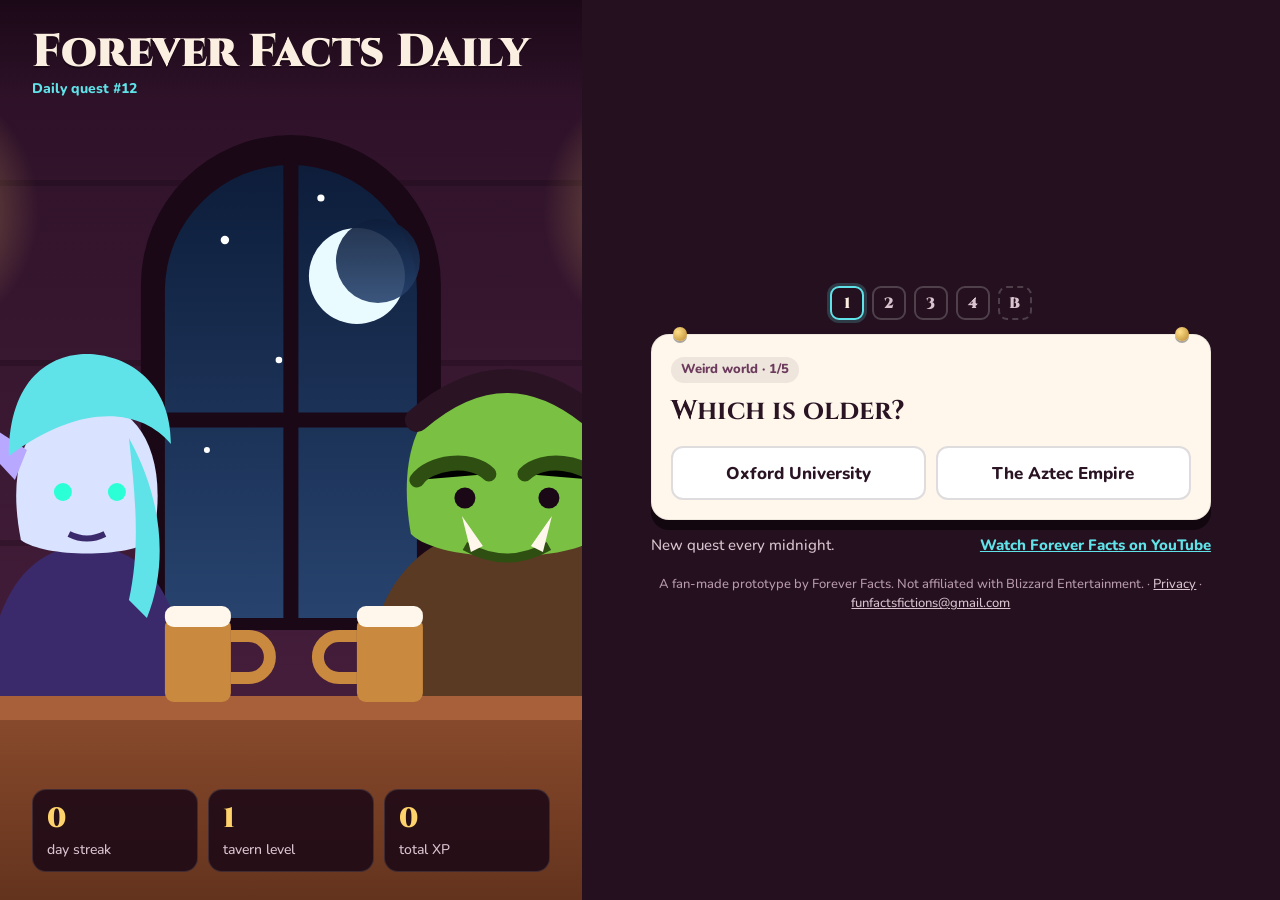
<file: forever-facts/index.html>
<!DOCTYPE html>
<html lang="en">
<head>
<meta charset="utf-8">
<meta name="viewport" content="width=device-width, initial-scale=1, viewport-fit=cover">
<title>Forever Facts Daily</title>
<meta name="description" content="One tavern puzzle a day: five rounds, one surprising fact each. From the Forever Facts channel.">
<meta property="og:title" content="Forever Facts Daily">
<meta property="og:description" content="Five rounds. Five weird facts. Can you keep your streak?">
<link rel="stylesheet" href="../fonts/fonts.css">
<style>
/* VOICE occasion: a playful nightly ritual for gamers, loud host banter, quick to read
   IDEA a quest card pinned on the tavern board at the edge of the world, flipped over to reveal the fact
   PICTURE the tavern by moonlight with Nightella and Orkish at their table; the quest card is the game
   COLOUR one fixed night palette: wine-plum wood, parchment-white cards, moon cyan accent, orc green right, ember red wrong
   TYPE Cinzel for titles and numbers, Nunito for everything read
   LAYOUT laptop: scene and stats left, card right; phone: slim scene band with title, then the card filling the screen */
:root{color-scheme:dark;--bg:#24101f;--wood:#3a1830;--wood2:#4b2140;--ink:#fbefe1;--dim:#d9c3cf;--card:#fff7ec;--cink:#2a1424;--moon:#5fe3e8;--ok:#79c043;--bad:#ff5d5d;--gold:#ffd36b}
*{box-sizing:border-box;min-width:0}
html,body{height:100%}
body{margin:0;background:var(--bg);color:var(--ink);font:16px/1.5 Nunito,system-ui,sans-serif;overflow-x:clip;-webkit-tap-highlight-color:transparent}
button{font:inherit;cursor:pointer}
button:focus-visible,a:focus-visible{outline:3px solid var(--moon);outline-offset:2px}
.app{min-height:100%;display:grid;grid-template-columns:minmax(0,1fr);padding-bottom:env(safe-area-inset-bottom,0px)}
.side{position:relative;display:flex;flex-direction:column}
.scene{position:relative;height:clamp(150px,27svh,230px);overflow:hidden;background:var(--wood)}
.scene svg{position:absolute;inset:0;width:100%;height:100%}
.scene::after{content:"";position:absolute;inset:0 0 auto;height:100px;background:linear-gradient(#1a0816e6,#1a081600)}
.brand{position:absolute;left:max(16px,env(safe-area-inset-left,0px));top:max(12px,env(safe-area-inset-top,0px));right:16px;display:flex;justify-content:space-between;align-items:flex-start;gap:12px}
h1{font:900 clamp(24px,6vw,40px)/1.05 Cinzel,Georgia,serif;margin:0;letter-spacing:-.01em;text-shadow:0 2px 0 #1a0816}
h1 small{display:block;font:800 14px/1.3 Nunito,sans-serif;color:var(--moon);letter-spacing:0;text-shadow:none;margin-top:4px}
.pills{display:flex;gap:6px;flex-wrap:wrap;justify-content:flex-end}
.pill{background:#1a0816cc;border:1px solid #ffffff22;border-radius:999px;padding:4px 10px;font-weight:800;font-size:14px;white-space:nowrap}
.pill b{color:var(--gold);font-family:Cinzel,serif}
.stats{display:none}
main{padding:16px max(16px,env(safe-area-inset-left,0px)) 24px;display:flex;flex-direction:column;align-items:center;gap:14px}
.runes{display:flex;gap:8px;justify-content:center}
.rune{width:34px;height:34px;border-radius:9px;border:2px solid #ffffff33;display:grid;place-items:center;font:900 15px Cinzel,serif;color:var(--dim)}
.rune.now{border-color:var(--moon);color:var(--ink);box-shadow:0 0 0 3px #5fe3e833}
.rune.ok{background:var(--ok);border-color:var(--ok);color:#16300a}
.rune.bad{background:var(--bad);border-color:var(--bad);color:#3a0808}
.rune.boss{border-style:dashed}
.card{width:min(100%,560px);background:var(--card);color:var(--cink);border-radius:18px;padding:22px 20px 20px;box-shadow:0 10px 0 #12060f,0 0 0 1px #00000010 inset;position:relative}
.card::before,.card::after{content:"";position:absolute;top:-7px;width:14px;height:14px;border-radius:50%;background:radial-gradient(circle at 35% 35%,#ffe08a,#b8862b);box-shadow:0 2px 0 #00000055}
.card::before{left:22px}.card::after{right:22px}
.tag{display:inline-flex;gap:6px;align-items:center;font-weight:800;font-size:13px;padding:3px 10px;border-radius:999px;background:#2a142414;color:#6b3a5c}
.tag.boss{background:#ffd36b;color:#4a3000}
.q{font:700 clamp(21px,5.2vw,27px)/1.25 Cinzel,Georgia,serif;margin:12px 0 18px;text-wrap:balance}
.opts{display:grid;gap:10px}
.opts.two{grid-template-columns:repeat(2,minmax(0,1fr))}
.opt{min-height:54px;border-radius:12px;border:2px solid #2a142426;background:#fff;color:var(--cink);font-weight:800;font-size:17px;padding:10px 14px;text-align:left;transition:transform .12s,border-color .12s,background .12s}
.opts.two .opt{text-align:center}
.opt:hover:not(:disabled){border-color:#6b3a5c;transform:translateY(-2px)}
.opt:disabled{cursor:default}
.opt.right{background:var(--ok);border-color:#4d8a22;color:#10280a}
.opt.wrong{background:var(--bad);border-color:#b63030;color:#fff}
.opt.dim{opacity:.45}
.reveal{margin-top:16px;border-top:2px dashed #2a142426;padding-top:14px;display:none}
.reveal.on{display:block;animation:pop .35s ease-out}
@keyframes pop{from{opacity:0;transform:translateY(8px)}to{opacity:1;transform:none}}
.verdict{display:flex;justify-content:space-between;align-items:baseline;gap:10px;flex-wrap:wrap;font:900 20px Cinzel,serif}
.verdict .xp{font:800 15px Nunito,sans-serif;color:#4d8a22;white-space:nowrap}
.fact{margin:8px 0 10px;font-size:17px}
.quip{display:flex;gap:10px;align-items:center;background:#2a14240d;border-radius:12px;padding:8px 12px;font-size:15px;font-weight:700;color:#5a3050}
.face{flex:none;width:36px;height:36px}
.btn{min-height:50px;border:0;border-radius:12px;background:var(--cink);color:var(--card);font-weight:800;font-size:17px;padding:12px 18px;width:100%;margin-top:14px}
.btn.alt{background:transparent;color:var(--cink);border:2px solid var(--cink)}
.btn.moon{background:var(--moon);color:#062a2c}
.row{display:grid;grid-template-columns:repeat(2,minmax(0,1fr));gap:10px}
.row .btn{margin-top:10px}
.score{text-align:center}
.big{font:900 clamp(54px,16vw,80px)/1 Cinzel,serif;margin:6px 0}
.grid5{font-size:26px;letter-spacing:4px;margin:4px 0 8px}
.lvl{height:12px;background:#2a142418;border-radius:99px;overflow:hidden;margin:6px 0 4px}
.lvl i{display:block;height:100%;background:linear-gradient(90deg,var(--moon),var(--ok));border-radius:99px}
.small{font-size:14px;color:#6b4a60}
.toast{min-height:20px;font-weight:800;font-size:14px;color:#4d8a22;margin-top:6px}
.cta{width:min(100%,560px);display:flex;gap:12px;align-items:center;justify-content:space-between;flex-wrap:wrap;color:var(--dim);font-size:15px}
.cta a{color:var(--moon);font-weight:800}
.welcome{width:min(100%,560px);background:#5fe3e81f;border:1px solid #5fe3e855;border-radius:12px;padding:8px 12px;font-weight:700;font-size:15px;display:none}
.welcome.on{display:block}
footer{color:#b89aac;font-size:13px;text-align:center;padding-top:4px}
footer a{color:#d9c3cf}
@media(min-width:900px){
.app{grid-template-columns:minmax(0,5fr) minmax(0,6fr);height:100%}
.side{height:100%;overflow:hidden}
.scene{height:100%;flex:1}
.brand{top:28px;left:32px;right:32px}
h1{font-size:46px}
.stats{display:grid;grid-template-columns:repeat(3,minmax(0,1fr));gap:10px;position:absolute;left:32px;right:32px;bottom:28px}
.stat{background:#1a0816d9;border:1px solid #ffffff1f;border-radius:14px;padding:10px 14px}
.stat b{display:block;font:900 28px Cinzel,serif;color:var(--gold)}
.stat span{font-size:14px;color:var(--dim)}
.pills{display:none}
main{justify-content:center;overflow-y:auto;padding:32px}
}
@media(prefers-reduced-motion:reduce){*{animation:none!important;transition:none!important}.flame{animation:none!important}}
.flame{transform-origin:center bottom;animation:flick 2.4s ease-in-out infinite alternate}
@keyframes flick{from{transform:scaleY(1)}to{transform:scaleY(1.12)}}
</style>
</head>
<body>
<div class="app">
  <aside class="side">
    <div class="scene" aria-hidden="true">
      <svg viewBox="0 0 400 300" preserveAspectRatio="xMidYMax slice">
        <defs>
          <linearGradient id="wall" x1="0" y1="0" x2="0" y2="1"><stop offset="0" stop-color="#2b1026"/><stop offset="1" stop-color="#4b2140"/></linearGradient>
          <linearGradient id="sky" x1="0" y1="0" x2="0" y2="1"><stop offset="0" stop-color="#0d1d3a"/><stop offset="1" stop-color="#27436e"/></linearGradient>
          <radialGradient id="glow"><stop offset="0" stop-color="#ffcf6b" stop-opacity=".55"/><stop offset="1" stop-color="#ffcf6b" stop-opacity="0"/></radialGradient>
          <linearGradient id="table" x1="0" y1="0" x2="0" y2="1"><stop offset="0" stop-color="#8a4b2c"/><stop offset="1" stop-color="#5a2d1a"/></linearGradient>
          <g id="plank"><rect width="400" height="2" fill="#00000030"/></g>
        </defs>
        <rect width="400" height="300" fill="url(#wall)"/>
        <use href="#plank" y="60"/><use href="#plank" y="120"/><use href="#plank" y="180"/>
        <path d="M150 210V95a50 50 0 0 1 100 0v115z" fill="#1a0816"/>
        <path d="M158 206V97a42 42 0 0 1 84 0v109z" fill="url(#sky)"/>
        <circle cx="222" cy="92" r="16" fill="#e9fbff"/><circle cx="229" cy="87" r="14" fill="url(#sky)" opacity=".9"/>
        <g fill="#fff"><circle cx="178" cy="80" r="1.4"/><circle cx="196" cy="120" r="1.1"/><circle cx="232" cy="140" r="1.3"/><circle cx="172" cy="150" r="1"/><circle cx="210" cy="66" r="1.2"/></g>
        <path d="M200 52v154M158 140h84" stroke="#1a0816" stroke-width="5"/>
        <g><line x1="70" y1="0" x2="70" y2="52" stroke="#1a0816" stroke-width="2"/><circle cx="70" cy="70" r="46" fill="url(#glow)"/><rect x="60" y="52" width="20" height="28" rx="4" fill="#2a1424"/><path class="flame" d="M70 58c6 8 5 16 0 18c-5-2-6-10 0-18z" fill="#ffcf6b"/></g>
        <g><line x1="330" y1="0" x2="330" y2="52" stroke="#1a0816" stroke-width="2"/><circle cx="330" cy="70" r="46" fill="url(#glow)"/><rect x="320" y="52" width="20" height="28" rx="4" fill="#2a1424"/><path class="flame" d="M330 58c6 8 5 16 0 18c-5-2-6-10 0-18z" fill="#ffcf6b"/></g>
        <!-- Nightella -->
        <g transform="translate(132 170)">
          <path d="M-34 70c0-40 14-58 34-58s34 18 34 58z" fill="#3b2a6b"/>
          <path d="M-22 10c-6-30 6-46 22-46s28 16 22 46c-8 6-36 6-44 0z" fill="#d9e2ff"/>
          <path d="M-20-20l-34-22 30 32z" fill="#b9a8ff"/>
          <path d="M-26-18c0-26 14-34 26-34s28 8 28 30c-10-12-30-14-54 4z" fill="#5fe3e8"/>
          <path d="M14-24c10 18 14 40 6 60l-6-6c4-18 2-36 0-54z" fill="#5fe3e8"/>
          <circle cx="-8" cy="-6" r="3" fill="#2affd5"/><circle cx="10" cy="-6" r="3" fill="#2affd5"/>
          <path d="M-6 8q6 3 12 0" stroke="#3b2a6b" stroke-width="2" fill="none"/>
        </g>
        <!-- Orkish -->
        <g transform="translate(272 166)">
          <path d="M-48 74c0-46 20-64 48-64s48 18 48 64z" fill="#5a3a22"/>
          <path d="M-32 12c-6-34 8-52 32-52s38 18 32 52c-10 10-54 10-64 0z" fill="#79c043"/>
          <path d="M-30-6c4-6 18-8 24-2M6-8c6-6 20-4 24 2" stroke="#2f4f12" stroke-width="5" stroke-linecap="round"/>
          <circle cx="-14" cy="0" r="3.5" fill="#1a0816"/><circle cx="14" cy="0" r="3.5" fill="#1a0816"/>
          <path d="M-14 16q14 8 28 0" stroke="#2f4f12" stroke-width="3" fill="none"/>
          <path d="M-12 18l-3-12 7 10zM12 18l3-12-7 10z" fill="#fff7ec"/>
          <path d="M-30-26q30-26 60 0" stroke="#2a1424" stroke-width="8" fill="none" stroke-linecap="round"/>
        </g>
        <path d="M-10 236h420v80h-420z" fill="url(#table)"/>
        <rect x="-10" y="232" width="420" height="8" fill="#a8603a"/>
        <g transform="translate(158 206)"><rect width="22" height="28" rx="3" fill="#c9893f"/><rect y="-4" width="22" height="7" rx="3" fill="#fff7ec"/><path d="M22 6h6a6 6 0 0 1 0 14h-6" stroke="#c9893f" stroke-width="4" fill="none"/></g>
        <g transform="translate(222 206)"><rect width="22" height="28" rx="3" fill="#c9893f"/><rect y="-4" width="22" height="7" rx="3" fill="#fff7ec"/><path d="M0 6h-6a6 6 0 0 0 0 14h6" stroke="#c9893f" stroke-width="4" fill="none"/></g>
      </svg>
    </div>
    <div class="brand">
      <h1>Forever Facts Daily<small id="dayLabel">Daily quest</small></h1>
      <div class="pills"><span class="pill">Streak <b id="pStreak">0</b></span><span class="pill">Lv <b id="pLvl">1</b></span></div>
    </div>
    <div class="stats">
      <div class="stat"><b id="sStreak">0</b><span>day streak</span></div>
      <div class="stat"><b id="sLvl">1</b><span>tavern level</span></div>
      <div class="stat"><b id="sXp">0</b><span>total XP</span></div>
    </div>
  </aside>
  <main>
    <div class="welcome" id="welcome"></div>
    <div class="runes" id="runes" aria-label="Rounds"></div>
    <section class="card" id="card" aria-live="polite"></section>
    <div class="cta"><span>New quest every midnight.</span><a href="https://www.youtube.com/@ForeverFactsEver/shorts" target="_blank" rel="noopener">Watch Forever Facts on YouTube</a></div>
  <footer>A fan-made prototype by Forever Facts. Not affiliated with Blizzard Entertainment. · <a href="../privacy.html">Privacy</a> · <a href="mailto:funfactsfictions@gmail.com">funfactsfictions@gmail.com</a></footer>
  </main>
</div>
<script>
{
const SHARE_URL=(location.protocol.startsWith("http")&&!/claude\.ai|claudeusercontent/.test(location.hostname))?location.origin+location.pathname:"https://www.youtube.com/@ForeverFactsEver";
/* ---- Látogatásmérés (GoatCounter, ingyenes). Írd be a saját kódodat az idézőjelek közé, pl. "fffgames" ---- */
const GOATCOUNTER_CODE="funfactsfictions";
const onPages=!/claude\.ai|claudeusercontent/.test(location.hostname)&&location.protocol.startsWith("http");
if(GOATCOUNTER_CODE&&onPages){window.goatcounter={no_onload:false};const gs=document.createElement("script");gs.async=true;gs.dataset.goatcounter=`https://${GOATCOUNTER_CODE}.goatcounter.com/count`;gs.src="https://gc.zgo.at/count.js";document.head.appendChild(gs)}
function track(name){try{if(window.goatcounter&&window.goatcounter.count)window.goatcounter.count({path:name,title:name,event:true})}catch(e){}}
function trackLater(name){if(!GOATCOUNTER_CODE||!onPages)return;let n=0;const t=setInterval(()=>{n++;if(window.goatcounter&&window.goatcounter.count){track(name);clearInterval(t)}else if(n>20)clearInterval(t)},500)}

const T = "tavern", G = "game", W = "world";
const BANK = [
 {c:T,t:"tf",q:"In WoW Forever's Black Market, a Black Lotus always costs 50 gold.",a:0,f:"The Black Market keeps Black Lotus pinned at 50 gold, so no bidding wars over the most wanted herb."},
 {c:T,t:"mc",q:"How many players per side fight on the new Darkspear Islands battleground?",o:["10","15","20","40"],a:1,f:"Darkspear Islands is a 15 vs 15 fight, bigger than Warsong, smaller than Alterac."},
 {c:T,t:"tf",q:"Dual spec only unlocks at level 60 in WoW Forever.",a:1,f:"It arrives at level 40, so you can carry two talent builds long before max level."},
 {c:T,t:"mc",q:"From which level do quests start paying extra gold in WoW Forever?",o:["Level 20","Level 35","Level 48","Level 60"],a:2,f:"Quests from level 48 and up now pay bonus gold."},
 {c:T,t:"tf",q:"If anyone in your dungeon group is 13+ levels above you, you earn 0 XP.",a:0,f:"That is the anti-boosting rule: a helper 13 or more levels higher wipes the group's XP."},
 {c:T,t:"tf",q:"Campfires in WoW Forever can give you free buffs.",a:0,f:"Camping is back: sit by a campfire and pick up free buffs."},
 {c:T,t:"mc",q:"Which raid lineup arrives in WoW Forever on December 9?",o:["Molten Core, BWL & AQ","Barrow Deeps, Hyjal & Onyxia","Karazhan, Naxx & ZG","Ulduar, Icecrown & Onyxia"],a:1,f:"Barrow Deeps, Hyjal and Onyxia all open on December 9."},
 {c:T,t:"tf",q:"The Krol'dok tank set hides a secret ogre form.",a:0,f:"Wear the Krol'dok tank set and your character gets a hidden ogre look."},
 {c:T,t:"mc",q:"World of Warcraft launched in November 2004. How old did it turn this November?",o:["20","21","22","25"],a:2,f:"It launched on 23 November 2004, which makes it 22 years old."},
 {c:T,t:"mc",q:"How big is the dungeon XP boost that Orkish says is still too low?",o:["+10%","+25%","+50%","+100%"],a:2,f:"Dungeon XP got +50%. Orkish still wants more."},
 {c:G,t:"tf",q:"Tetris was created in the Soviet Union.",a:0,f:"Alexey Pajitnov built it in Moscow in 1984."},
 {c:G,t:"mc",q:"What did Nintendo make when it was founded in 1889?",o:["Toys","Playing cards","Radios","Bicycles"],a:1,f:"Nintendo started in Kyoto making hanafuda playing cards."},
 {c:G,t:"mc",q:"What was Mario called in the original Donkey Kong (1981)?",o:["Jumpman","Mr. Video","Plumber Pete","Red"],a:0,f:"He was Jumpman, a carpenter, before becoming Mario the plumber."},
 {c:G,t:"old",q:"Which came first?",o:["Game Boy","PlayStation"],a:0,f:"Game Boy launched in 1989, the first PlayStation in 1994."},
 {c:G,t:"old",q:"Which came first?",o:["Pong","Space Invaders"],a:0,f:"Pong arrived in 1972, Space Invaders in 1978."},
 {c:G,t:"tf",q:"One of the first famous video game easter eggs was a developer hiding his own name.",a:0,f:"Warren Robinett hid his name in Atari's Adventure (1980) because Atari did not credit its developers."},
 {c:G,t:"mc",q:"Which is the best-selling video game of all time?",o:["Tetris","GTA V","Minecraft","Wii Sports"],a:2,f:"Minecraft has sold more than 300 million copies."},
 {c:G,t:"tf",q:"Atari once buried unsold E.T. cartridges in a desert landfill.",a:0,f:"Diggers confirmed it in Alamogordo, New Mexico, in 2014."},
 {c:G,t:"mc",q:"Pac-Man's shape was famously inspired by…",o:["A coin","A pizza with a slice missing","A moon phase","A cookie"],a:1,f:"Creator Toru Iwatani said a pizza with one slice gone gave him the idea."},
 {c:G,t:"old",q:"Which came first?",o:["Steam","YouTube"],a:0,f:"Steam launched in 2003, YouTube in 2005."},
 {c:G,t:"old",q:"Which came first?",o:["The Legend of Zelda","Super Mario Bros."],a:1,f:"Super Mario Bros. came out in 1985, the first Zelda in 1986."},
 {c:W,t:"tf",q:"Octopuses have three hearts.",a:0,f:"Two pump blood through the gills, one through the rest of the body."},
 {c:W,t:"tf",q:"Bananas are berries, but strawberries are not.",a:0,f:"Botanically a berry grows from one ovary with seeds inside. Bananas qualify, strawberries don't."},
 {c:W,t:"tf",q:"A day on Venus is longer than its year.",a:0,f:"One spin takes 243 Earth days, one trip around the Sun only 225."},
 {c:W,t:"tf",q:"Cleopatra lived closer in time to the Moon landing than to the building of the Great Pyramid.",a:0,f:"The pyramid was about 2,500 years old in her day. The Moon landing came about 2,000 years after her."},
 {c:W,t:"old",q:"Which is older?",o:["Oxford University","The Aztec Empire"],a:0,f:"Teaching at Oxford began around 1096. Tenochtitlan was founded in 1325."},
 {c:W,t:"tf",q:"Sharks existed before trees.",a:0,f:"Sharks go back about 450 million years, the first trees about 385 million."},
 {c:W,t:"tf",q:"Wombats produce cube-shaped poop.",a:0,f:"Their intestines shape it into cubes, which don't roll away from their territory markers."},
 {c:W,t:"tf",q:"Lightning never strikes the same place twice.",a:1,f:"The Empire State Building is hit around 20 to 25 times a year."},
 {c:W,t:"tf",q:"Goldfish only remember things for 3 seconds.",a:1,f:"Goldfish can remember for months and can even be trained."},
 {c:W,t:"mc",q:"How many bones does an adult human have?",o:["186","206","226","256"],a:1,f:"206. Babies start with around 300 that fuse as they grow."},
 {c:W,t:"old",q:"Which came first?",o:["The lighter","The match"],a:0,f:"Döbereiner's lighter (1823) beat the friction match (1826) by a few years."},
 {c:W,t:"old",q:"Which came first?",o:["The fax machine","The telephone"],a:0,f:"Alexander Bain patented a fax idea in 1843. The telephone came in 1876."},
 {c:W,t:"tf",q:"Scotland's national animal is the unicorn.",a:0,f:"The unicorn has been a Scottish symbol since the 1300s."},
 {c:W,t:"tf",q:"Australia is wider than the Moon.",a:0,f:"Australia is about 4,000 km across. The Moon is about 3,474 km wide."},
 {c:W,t:"mc",q:"Which is the hottest planet in our solar system?",o:["Mercury","Venus","Mars","Jupiter"],a:1,f:"Venus. Its thick clouds trap heat, so it beats Mercury despite being farther from the Sun."},
 {c:W,t:"tf",q:"The Great Wall of China is visible from space with the naked eye.",a:1,f:"Astronauts say it is too narrow to spot without help."},
 {c:W,t:"mc",q:"What makes flamingos pink?",o:["Sunlight","Their diet","Only their genes","Cold water"],a:1,f:"Pigments in the shrimp and algae they eat turn their feathers pink."},
 {c:W,t:"tf",q:"The Eiffel Tower can grow about 15 cm taller in summer.",a:0,f:"Heat makes the iron expand, so the tower stretches on hot days."}
];
const CAT = {tavern:"Tavern news",game:"Gaming lore",world:"Weird world"};
const QUIPS = {
 ok:[["N","Not bad. For a mortal."],["O","HA! Smart as a war drum!"],["N","The moon approves."],["O","Big brain! Orkish is proud!"]],
 bad:[["N","Bold guess. Wrong, but bold."],["O","Even Orkish knew that one. Probably."],["N","Try again tomorrow, hero."],["O","Ouch! Into the cauldron with that answer!"]]
};
const FACES = {
 N:'<svg class="face" viewBox="-40 -50 80 80"><path d="M-20-18l-18-16 20 22z" fill="#b9a8ff"/><circle r="22" fill="#d9e2ff"/><path d="M-22-8c0-18 10-24 22-24s22 6 22 22c-10-10-24-10-44 2z" fill="#5fe3e8"/><circle cx="-7" cy="0" r="3" fill="#1aa6a0"/><circle cx="7" cy="0" r="3" fill="#1aa6a0"/></svg>',
 O:'<svg class="face" viewBox="-40 -50 80 80"><circle r="24" fill="#79c043"/><circle cx="-8" cy="-4" r="3.5" fill="#1a0816"/><circle cx="8" cy="-4" r="3.5" fill="#1a0816"/><path d="M-9 12l-2-9 6 8zM9 12l2-9-6 8z" fill="#fff7ec"/></svg>'
};
const store = {
 get(){try{return JSON.parse(localStorage.getItem("ffd")||"{}")}catch(e){return {}}},
 set(v){try{localStorage.setItem("ffd",JSON.stringify(v))}catch(e){}}
};
const EPOCH = Date.UTC(2026,10,24);
const now = new Date();
const dayNo = Math.floor((Date.UTC(now.getFullYear(),now.getMonth(),now.getDate())-EPOCH)/864e5)+1;
function rng(seed){let s=(seed%2147483646)+1;return()=>(s=s*16807%2147483647)/2147483647}
function shuffled(arr,seed){const r=rng(seed),a=arr.slice();for(let i=a.length-1;i>0;i--){const j=Math.floor(r()*(i+1));[a[i],a[j]]=[a[j],a[i]]}return a}
const pools = {};
for(const k of [T,G,W]) pools[k]=shuffled(BANK.filter(b=>b.c===k),777+k.length);
function daily(d){
 const plan=[W,G,T,W,d%2?T:G], used={};
 return plan.map((c,i)=>{const n=used[c]=(used[c]||0)+1;const p=pools[c];const per=plan.filter(x=>x===c).length;return {...p[((Math.abs(d)*per)+n-1)%p.length],boss:i===4}});
}
function extra(seed){const r=rng(seed);return shuffled(BANK,Math.floor(r()*1e6)).slice(0,5).map((q,i)=>({...q,boss:i===4}))}
let S = Object.assign({xp:0,streak:0,last:0,best:0,done:null}, store.get());
let game = null;
const $ = id=>document.getElementById(id);
const esc = s=>String(s).replace(/[&<>"']/g,c=>({"&":"&amp;","<":"&lt;",">":"&gt;",'"':"&quot;","'":"&#39;"}[c]));
const level = xp=>Math.floor(xp/500)+1;
function hud(){
 const lv=level(S.xp), streak=(S.last===dayNo||S.last===dayNo-1)?S.streak:0;
 $("pStreak").textContent=streak;$("sStreak").textContent=streak;
 $("pLvl").textContent=lv;$("sLvl").textContent=lv;$("sXp").textContent=S.xp.toLocaleString("en");
 $("dayLabel").textContent=(game&&game.mode==="extra")?"Extra quest":"Daily quest #"+dayNo;
}
function runes(){
 $("runes").innerHTML=game.qs.map((q,i)=>{const r=game.res[i];const cls=r===true?"ok":r===false?"bad":i===game.i?"now":"";return `<span class="rune ${cls} ${q.boss?"boss":""}" title="${q.boss?"Boss round":"Round "+(i+1)}">${q.boss?"B":i+1}</span>`}).join("");
}
function start(mode){trackLater(mode==="extra"?"ffd-bonus-start":"ffd-daily-start");
 const seed = mode==="extra" ? Date.now() : dayNo;
 game = {mode, qs: mode==="extra"?extra(seed):daily(dayNo), i:0, res:[], xp:0};
 hud();ask();
}
function ask(){
 const q=game.qs[game.i];runes();
 const opts = q.t==="tf"?["True","False"]:q.o;
 const two = opts.length===2;
 $("card").innerHTML=`<span class="tag ${q.boss?"boss":""}">${q.boss?"Boss round · double XP":CAT[q.c]} · ${game.i+1}/5</span>
 <h2 class="q">${esc(q.q)}</h2>
 <div class="opts ${two?"two":""}">${opts.map((o,i)=>`<button class="opt" id="opt${i}" data-i="${i}">${esc(o)}</button>`).join("")}</div>
 <div class="reveal" id="reveal"></div>`;
 $("card").querySelectorAll(".opt").forEach(b=>b.addEventListener("click",()=>answer(+b.dataset.i)));
 if(game.i>0)$("opt0").focus({preventScroll:true});
}
function answer(i){
 const q=game.qs[game.i], ok=i===q.a;
 game.res[game.i]=ok;
 const gain = ok?(q.boss?200:100):10;
 game.xp+=gain;
 $("card").querySelectorAll(".opt").forEach((b,k)=>{b.disabled=true;if(k===q.a)b.classList.add("right");else if(k===i)b.classList.add("wrong");else b.classList.add("dim")});
 const pick=QUIPS[ok?"ok":"bad"][(dayNo+game.i)%4];
 const last=game.i===4;
 const r=$("reveal");
 r.innerHTML=`<div class="verdict"><span>${ok?"Correct!":"Not this time"}</span><span class="xp">+${gain} XP</span></div>
 <p class="fact">${esc(q.f)}</p>
 <div class="quip">${FACES[pick[0]]}<span>${pick[0]==="N"?"Nightella":"Orkish"}: ${esc(pick[1])}</span></div>
 <button class="btn" id="next">${last?"See my result":"Next round"}</button>`;
 r.classList.add("on");runes();
 $("next").addEventListener("click",()=>{if(last)finish();else{game.i++;ask()}});
 $("next").focus({preventScroll:true});
}
function finish(){
 const correct=game.res.filter(Boolean).length;
 if(game.mode==="daily"){
  S.streak = S.last===dayNo-1 ? S.streak+1 : (S.last===dayNo?S.streak:1);
  const bonus=Math.min(S.streak*10,100); game.xp+=bonus; game.bonus=bonus;
  S.last=dayNo; S.done={day:dayNo,res:game.res,xp:game.xp,bonus};
 }
 trackLater("ffd-finish-"+correct+"of5");S.xp+=game.xp; S.best=Math.max(S.best,correct); store.set(S);
 hud();results(game.res,game.xp,game.bonus||0,game.mode);
}
function shareText(res){
 return `Forever Facts Daily #${dayNo}\n${res.map(r=>r?"🟩":"🟥").join("")} ${res.filter(Boolean).length}/5 · streak ${S.streak}\n${SHARE_URL}`;
}
function results(res,xp,bonus,mode){
 game=game||{mode:"daily",qs:daily(dayNo),i:5,res};game.i=5;game.res=res;runes();
 const c=res.filter(Boolean).length, lv=level(S.xp), into=S.xp%500;
 const title=["The tavern is quiet tonight","A rough night","Getting warmer","Solid quest","Almost legendary","Legendary!"][c];
 $("card").innerHTML=`<div class="score">
 <span class="tag">${mode==="extra"?"Extra quest done":"Daily quest #"+dayNo+" done"}</span>
 <div class="big">${c}/5</div>
 <h2 class="q" style="margin:0 0 6px">${title}</h2>
 <div class="grid5" aria-label="${c} correct of 5">${res.map(r=>r?"🟩":"🟥").join("")}</div>
 <p class="small">+${xp} XP${bonus?` (incl. +${bonus} streak bonus)`:""} · ${S.streak}-day streak</p>
 <div class="lvl"><i style="width:${into/5}%"></i></div>
 <p class="small">Tavern level ${lv} · ${500-into} XP to level ${lv+1}</p>
 <p class="small" id="countdown"></p>
 <div class="row"><button class="btn moon" id="share">Share result</button><button class="btn alt" id="more">Extra quest</button></div>
 <div class="toast" id="toast"></div></div>`;
 $("share").addEventListener("click",share);
 $("more").addEventListener("click",()=>start("extra"));
 tick();
}
async function share(){trackLater("ffd-share");
 const text=shareText(S.done?S.done.res:game.res);
 try{ if(navigator.share){await navigator.share({text});return} }catch(e){ if(e&&e.name==="AbortError")return }
 try{await navigator.clipboard.writeText(text);$("toast").textContent="Copied! Paste it in the comments."}
 catch(e){$("toast").textContent="Copy failed. Select and copy: "+text.replace(/\n/g," ")}
}
function tick(){
 const el=$("countdown"); if(!el) return;
 const t=new Date(); const mid=new Date(t.getFullYear(),t.getMonth(),t.getDate()+1);
 const s=Math.max(0,Math.floor((mid-t)/1000));
 el.textContent=`Next daily quest in ${String(Math.floor(s/3600)).padStart(2,"0")}:${String(Math.floor(s%3600/60)).padStart(2,"0")}:${String(s%60).padStart(2,"0")}`;
}
setInterval(tick,1000);
const src={"from-yt":"YouTube","from-ig":"Instagram","from-fb":"Facebook","from-tt":"TikTok"}[location.hash.slice(1)];
if(src){trackLater("ffd-from-"+src.toLowerCase());$("welcome").textContent=`Welcome from ${src}! Five rounds, five weird facts. Comment your score under the video.`;$("welcome").classList.add("on")}
window.claude?.hot?.snapshot?.(()=>S);
if(S.done&&S.done.day===dayNo){game=null;hud();results(S.done.res,S.done.xp,S.done.bonus||0,"daily")}
else start("daily");
}
</script>
</body>
</html>
</file>
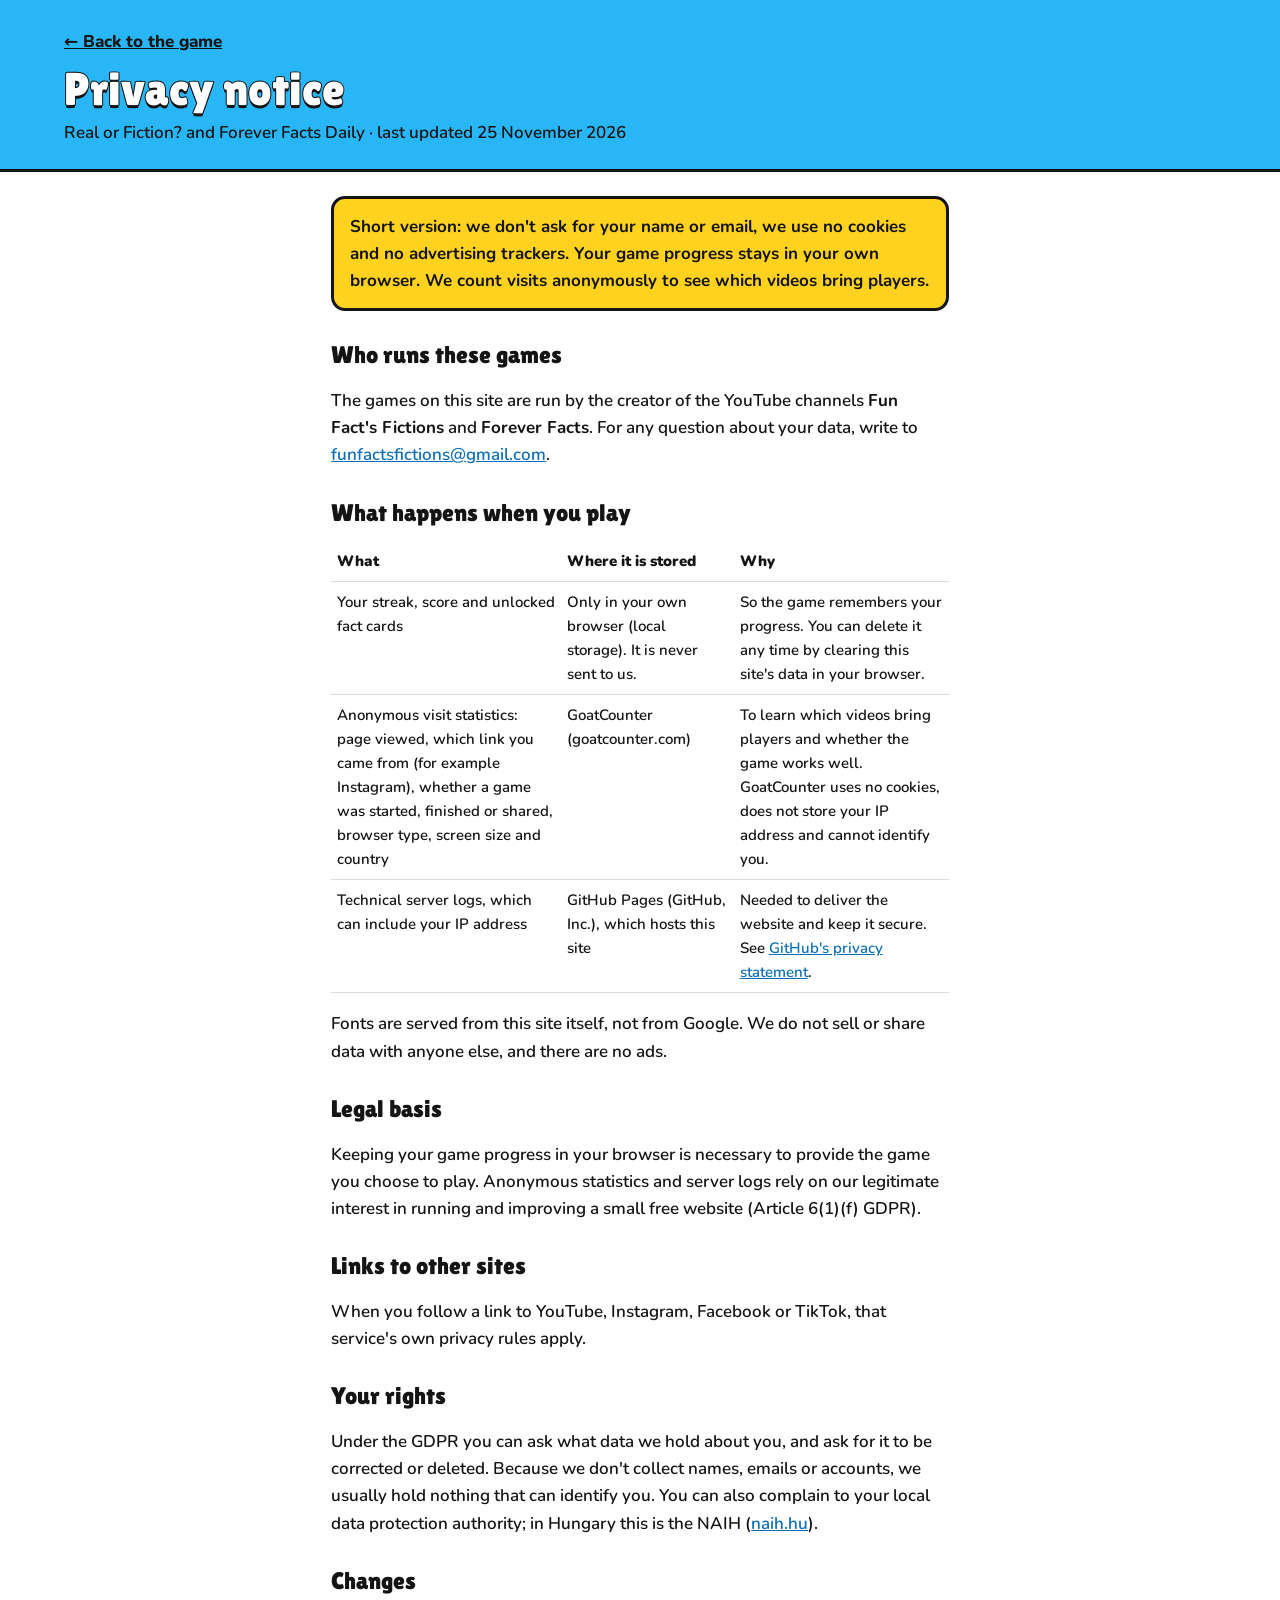
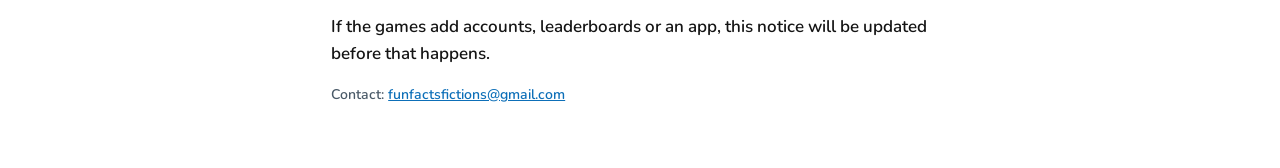
<file: privacy.html>
<!DOCTYPE html>
<html lang="en">
<head>
<meta charset="utf-8">
<meta name="viewport" content="width=device-width, initial-scale=1">
<title>Privacy · Fun Fact's Fictions Games</title>
<link rel="stylesheet" href="fonts/fonts.css">
<style>
:root{color-scheme:light;--ink:#141414;--sky:#29b6f6;--yel:#ffd21f}
*{box-sizing:border-box;min-width:0}
body{margin:0;background:#fff;color:var(--ink);font:17px/1.6 Nunito,system-ui,sans-serif;font-weight:600}
header{background:var(--sky);border-bottom:3px solid var(--ink);padding:28px max(16px,5vw) 22px}
header a{color:var(--ink);font-weight:800}
h1{font:400 clamp(32px,6vw,46px)/1.05 "Lilita One","Arial Black",sans-serif;margin:10px 0 6px;color:#fff;-webkit-text-stroke:2px var(--ink);paint-order:stroke fill;text-shadow:0 3px 0 var(--ink)}
main{max-width:720px;margin:0 auto;padding:24px max(16px,4vw) 48px}
h2{font:400 24px/1.2 "Lilita One","Arial Black",sans-serif;margin:30px 0 6px}
.summary{background:var(--yel);border:3px solid var(--ink);border-radius:14px;padding:14px 16px;font-weight:700}
.summary p{margin:0}
table{width:100%;border-collapse:collapse;font-size:15px;margin-top:8px}
th,td{text-align:left;vertical-align:top;border-bottom:1px solid #d6dde3;padding:8px 6px}
th{font-weight:900}
.wrap{overflow-x:auto}
a{color:#0d6fb8}
.small{font-size:14px;color:#4a5a68}
</style>
</head>
<body>
<header>
  <a href="./">← Back to the game</a>
  <h1>Privacy notice</h1>
  <div>Real or Fiction? and Forever Facts Daily · last updated 25 November 2026</div>
</header>
<main>
  <div class="summary"><p>Short version: we don't ask for your name or email, we use no cookies and no advertising trackers. Your game progress stays in your own browser. We count visits anonymously to see which videos bring players.</p></div>

  <h2>Who runs these games</h2>
  <p>The games on this site are run by the creator of the YouTube channels <strong>Fun Fact's Fictions</strong> and <strong>Forever Facts</strong>. For any question about your data, write to <a href="mailto:funfactsfictions@gmail.com">funfactsfictions@gmail.com</a>.</p>

  <h2>What happens when you play</h2>
  <div class="wrap"><table>
    <thead><tr><th>What</th><th>Where it is stored</th><th>Why</th></tr></thead>
    <tbody>
      <tr><td>Your streak, score and unlocked fact cards</td><td>Only in your own browser (local storage). It is never sent to us.</td><td>So the game remembers your progress. You can delete it any time by clearing this site's data in your browser.</td></tr>
      <tr><td>Anonymous visit statistics: page viewed, which link you came from (for example Instagram), whether a game was started, finished or shared, browser type, screen size and country</td><td>GoatCounter (goatcounter.com)</td><td>To learn which videos bring players and whether the game works well. GoatCounter uses no cookies, does not store your IP address and cannot identify you.</td></tr>
      <tr><td>Technical server logs, which can include your IP address</td><td>GitHub Pages (GitHub, Inc.), which hosts this site</td><td>Needed to deliver the website and keep it secure. See <a href="https://docs.github.com/en/site-policy/privacy-policies/github-general-privacy-statement">GitHub's privacy statement</a>.</td></tr>
    </tbody>
  </table></div>
  <p>Fonts are served from this site itself, not from Google. We do not sell or share data with anyone else, and there are no ads.</p>

  <h2>Legal basis</h2>
  <p>Keeping your game progress in your browser is necessary to provide the game you choose to play. Anonymous statistics and server logs rely on our legitimate interest in running and improving a small free website (Article 6(1)(f) GDPR).</p>

  <h2>Links to other sites</h2>
  <p>When you follow a link to YouTube, Instagram, Facebook or TikTok, that service's own privacy rules apply.</p>

  <h2>Your rights</h2>
  <p>Under the GDPR you can ask what data we hold about you, and ask for it to be corrected or deleted. Because we don't collect names, emails or accounts, we usually hold nothing that can identify you. You can also complain to your local data protection authority; in Hungary this is the NAIH (<a href="https://naih.hu">naih.hu</a>).</p>

  <h2>Changes</h2>
  <p>If the games add accounts, leaderboards or an app, this notice will be updated before that happens.</p>
  <p class="small">Contact: <a href="mailto:funfactsfictions@gmail.com">funfactsfictions@gmail.com</a></p>
</main>
</body>
</html>
</file>
<file: fonts/fonts.css>
/* Self-hosted fonts (SIL Open Font License) via Fontsource */
/* lilita-one-latin-ext-400-normal */
@font-face {
  font-family: 'Lilita One';
  font-style: normal;
  font-display: swap;
  font-weight: 400;
  src: url(lilita-one-latin-ext-400-normal.woff2) format('woff2');
  unicode-range: U+0100-02BA,U+02BD-02C5,U+02C7-02CC,U+02CE-02D7,U+02DD-02FF,U+0304,U+0308,U+0329,U+1D00-1DBF,U+1E00-1E9F,U+1EF2-1EFF,U+2020,U+20A0-20AB,U+20AD-20C0,U+2113,U+2C60-2C7F,U+A720-A7FF;
}
/* lilita-one-latin-400-normal */
@font-face {
  font-family: 'Lilita One';
  font-style: normal;
  font-display: swap;
  font-weight: 400;
  src: url(lilita-one-latin-400-normal.woff2) format('woff2');
  unicode-range: U+0000-00FF,U+0131,U+0152-0153,U+02BB-02BC,U+02C6,U+02DA,U+02DC,U+0304,U+0308,U+0329,U+2000-206F,U+20AC,U+2122,U+2191,U+2193,U+2212,U+2215,U+FEFF,U+FFFD;
}
/* nunito-latin-ext-500-normal */
@font-face {
  font-family: 'Nunito';
  font-style: normal;
  font-display: swap;
  font-weight: 500;
  src: url(nunito-latin-ext-500-normal.woff2) format('woff2');
  unicode-range: U+0100-02BA,U+02BD-02C5,U+02C7-02CC,U+02CE-02D7,U+02DD-02FF,U+0304,U+0308,U+0329,U+1D00-1DBF,U+1E00-1E9F,U+1EF2-1EFF,U+2020,U+20A0-20AB,U+20AD-20C0,U+2113,U+2C60-2C7F,U+A720-A7FF;
}
/* nunito-latin-500-normal */
@font-face {
  font-family: 'Nunito';
  font-style: normal;
  font-display: swap;
  font-weight: 500;
  src: url(nunito-latin-500-normal.woff2) format('woff2');
  unicode-range: U+0000-00FF,U+0131,U+0152-0153,U+02BB-02BC,U+02C6,U+02DA,U+02DC,U+0304,U+0308,U+0329,U+2000-206F,U+20AC,U+2122,U+2191,U+2193,U+2212,U+2215,U+FEFF,U+FFFD;
}
/* nunito-latin-ext-600-normal */
@font-face {
  font-family: 'Nunito';
  font-style: normal;
  font-display: swap;
  font-weight: 600;
  src: url(nunito-latin-ext-600-normal.woff2) format('woff2');
  unicode-range: U+0100-02BA,U+02BD-02C5,U+02C7-02CC,U+02CE-02D7,U+02DD-02FF,U+0304,U+0308,U+0329,U+1D00-1DBF,U+1E00-1E9F,U+1EF2-1EFF,U+2020,U+20A0-20AB,U+20AD-20C0,U+2113,U+2C60-2C7F,U+A720-A7FF;
}
/* nunito-latin-600-normal */
@font-face {
  font-family: 'Nunito';
  font-style: normal;
  font-display: swap;
  font-weight: 600;
  src: url(nunito-latin-600-normal.woff2) format('woff2');
  unicode-range: U+0000-00FF,U+0131,U+0152-0153,U+02BB-02BC,U+02C6,U+02DA,U+02DC,U+0304,U+0308,U+0329,U+2000-206F,U+20AC,U+2122,U+2191,U+2193,U+2212,U+2215,U+FEFF,U+FFFD;
}
/* nunito-latin-ext-700-normal */
@font-face {
  font-family: 'Nunito';
  font-style: normal;
  font-display: swap;
  font-weight: 700;
  src: url(nunito-latin-ext-700-normal.woff2) format('woff2');
  unicode-range: U+0100-02BA,U+02BD-02C5,U+02C7-02CC,U+02CE-02D7,U+02DD-02FF,U+0304,U+0308,U+0329,U+1D00-1DBF,U+1E00-1E9F,U+1EF2-1EFF,U+2020,U+20A0-20AB,U+20AD-20C0,U+2113,U+2C60-2C7F,U+A720-A7FF;
}
/* nunito-latin-700-normal */
@font-face {
  font-family: 'Nunito';
  font-style: normal;
  font-display: swap;
  font-weight: 700;
  src: url(nunito-latin-700-normal.woff2) format('woff2');
  unicode-range: U+0000-00FF,U+0131,U+0152-0153,U+02BB-02BC,U+02C6,U+02DA,U+02DC,U+0304,U+0308,U+0329,U+2000-206F,U+20AC,U+2122,U+2191,U+2193,U+2212,U+2215,U+FEFF,U+FFFD;
}
/* nunito-latin-ext-800-normal */
@font-face {
  font-family: 'Nunito';
  font-style: normal;
  font-display: swap;
  font-weight: 800;
  src: url(nunito-latin-ext-800-normal.woff2) format('woff2');
  unicode-range: U+0100-02BA,U+02BD-02C5,U+02C7-02CC,U+02CE-02D7,U+02DD-02FF,U+0304,U+0308,U+0329,U+1D00-1DBF,U+1E00-1E9F,U+1EF2-1EFF,U+2020,U+20A0-20AB,U+20AD-20C0,U+2113,U+2C60-2C7F,U+A720-A7FF;
}
/* nunito-latin-800-normal */
@font-face {
  font-family: 'Nunito';
  font-style: normal;
  font-display: swap;
  font-weight: 800;
  src: url(nunito-latin-800-normal.woff2) format('woff2');
  unicode-range: U+0000-00FF,U+0131,U+0152-0153,U+02BB-02BC,U+02C6,U+02DA,U+02DC,U+0304,U+0308,U+0329,U+2000-206F,U+20AC,U+2122,U+2191,U+2193,U+2212,U+2215,U+FEFF,U+FFFD;
}
/* nunito-latin-ext-900-normal */
@font-face {
  font-family: 'Nunito';
  font-style: normal;
  font-display: swap;
  font-weight: 900;
  src: url(nunito-latin-ext-900-normal.woff2) format('woff2');
  unicode-range: U+0100-02BA,U+02BD-02C5,U+02C7-02CC,U+02CE-02D7,U+02DD-02FF,U+0304,U+0308,U+0329,U+1D00-1DBF,U+1E00-1E9F,U+1EF2-1EFF,U+2020,U+20A0-20AB,U+20AD-20C0,U+2113,U+2C60-2C7F,U+A720-A7FF;
}
/* nunito-latin-900-normal */
@font-face {
  font-family: 'Nunito';
  font-style: normal;
  font-display: swap;
  font-weight: 900;
  src: url(nunito-latin-900-normal.woff2) format('woff2');
  unicode-range: U+0000-00FF,U+0131,U+0152-0153,U+02BB-02BC,U+02C6,U+02DA,U+02DC,U+0304,U+0308,U+0329,U+2000-206F,U+20AC,U+2122,U+2191,U+2193,U+2212,U+2215,U+FEFF,U+FFFD;
}
/* cinzel-latin-ext-700-normal */
@font-face {
  font-family: 'Cinzel';
  font-style: normal;
  font-display: swap;
  font-weight: 700;
  src: url(cinzel-latin-ext-700-normal.woff2) format('woff2');
  unicode-range: U+0100-02BA,U+02BD-02C5,U+02C7-02CC,U+02CE-02D7,U+02DD-02FF,U+0304,U+0308,U+0329,U+1D00-1DBF,U+1E00-1E9F,U+1EF2-1EFF,U+2020,U+20A0-20AB,U+20AD-20C0,U+2113,U+2C60-2C7F,U+A720-A7FF;
}
/* cinzel-latin-700-normal */
@font-face {
  font-family: 'Cinzel';
  font-style: normal;
  font-display: swap;
  font-weight: 700;
  src: url(cinzel-latin-700-normal.woff2) format('woff2');
  unicode-range: U+0000-00FF,U+0131,U+0152-0153,U+02BB-02BC,U+02C6,U+02DA,U+02DC,U+0304,U+0308,U+0329,U+2000-206F,U+20AC,U+2122,U+2191,U+2193,U+2212,U+2215,U+FEFF,U+FFFD;
}
/* cinzel-latin-ext-900-normal */
@font-face {
  font-family: 'Cinzel';
  font-style: normal;
  font-display: swap;
  font-weight: 900;
  src: url(cinzel-latin-ext-900-normal.woff2) format('woff2');
  unicode-range: U+0100-02BA,U+02BD-02C5,U+02C7-02CC,U+02CE-02D7,U+02DD-02FF,U+0304,U+0308,U+0329,U+1D00-1DBF,U+1E00-1E9F,U+1EF2-1EFF,U+2020,U+20A0-20AB,U+20AD-20C0,U+2113,U+2C60-2C7F,U+A720-A7FF;
}
/* cinzel-latin-900-normal */
@font-face {
  font-family: 'Cinzel';
  font-style: normal;
  font-display: swap;
  font-weight: 900;
  src: url(cinzel-latin-900-normal.woff2) format('woff2');
  unicode-range: U+0000-00FF,U+0131,U+0152-0153,U+02BB-02BC,U+02C6,U+02DA,U+02DC,U+0304,U+0308,U+0329,U+2000-206F,U+20AC,U+2122,U+2191,U+2193,U+2212,U+2215,U+FEFF,U+FFFD;
}
</file>
